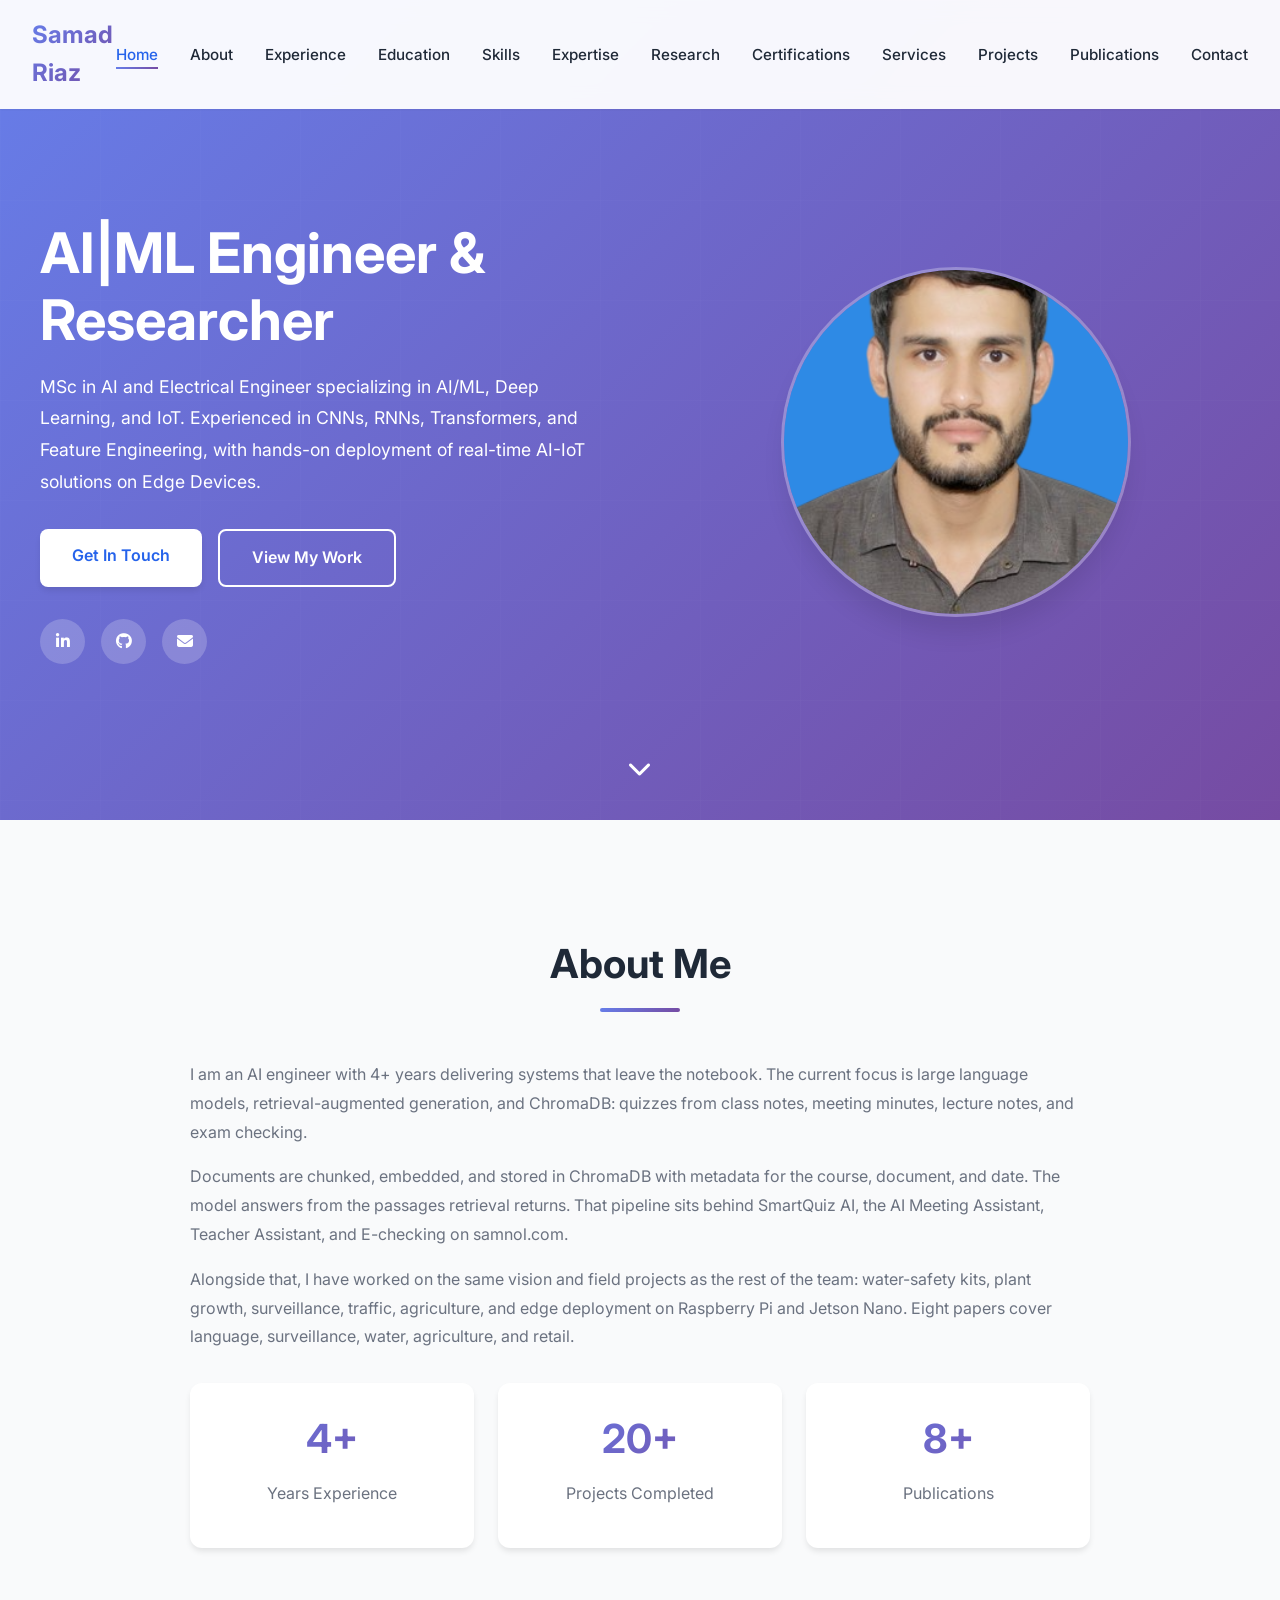
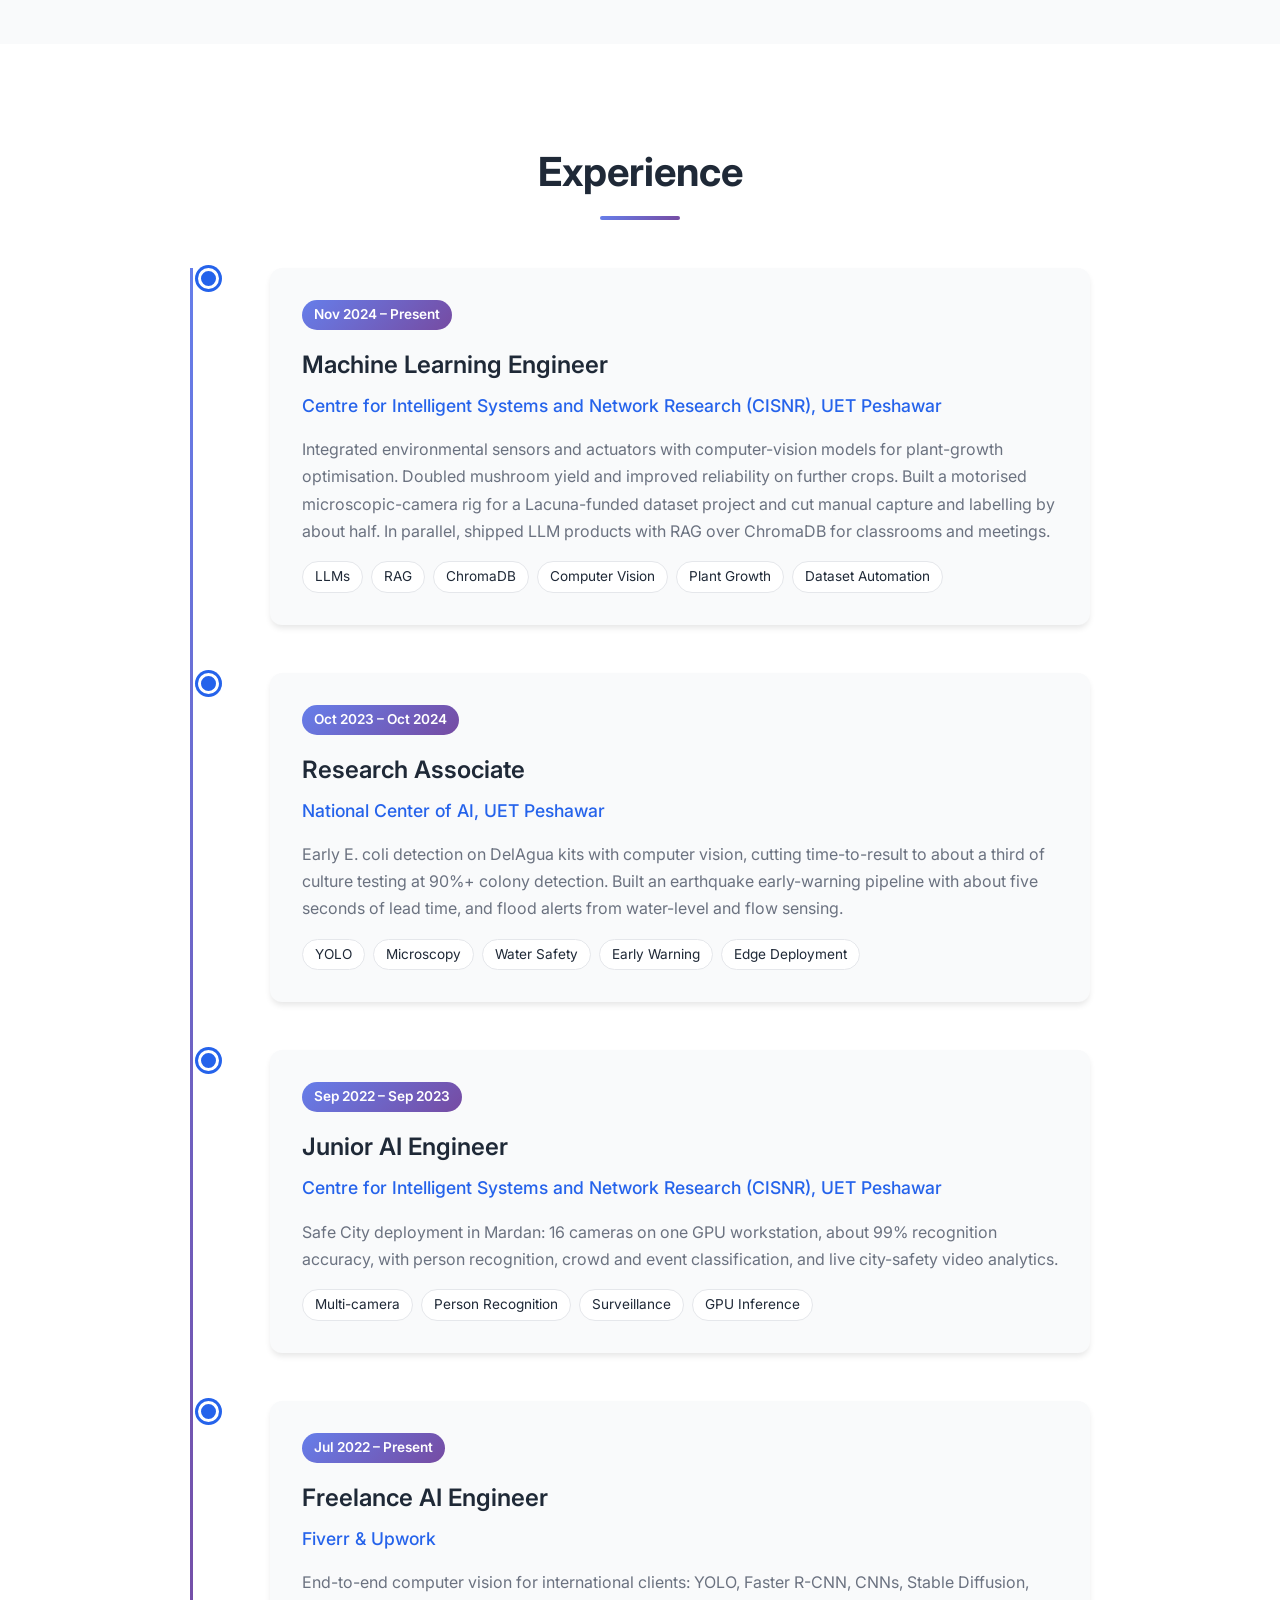
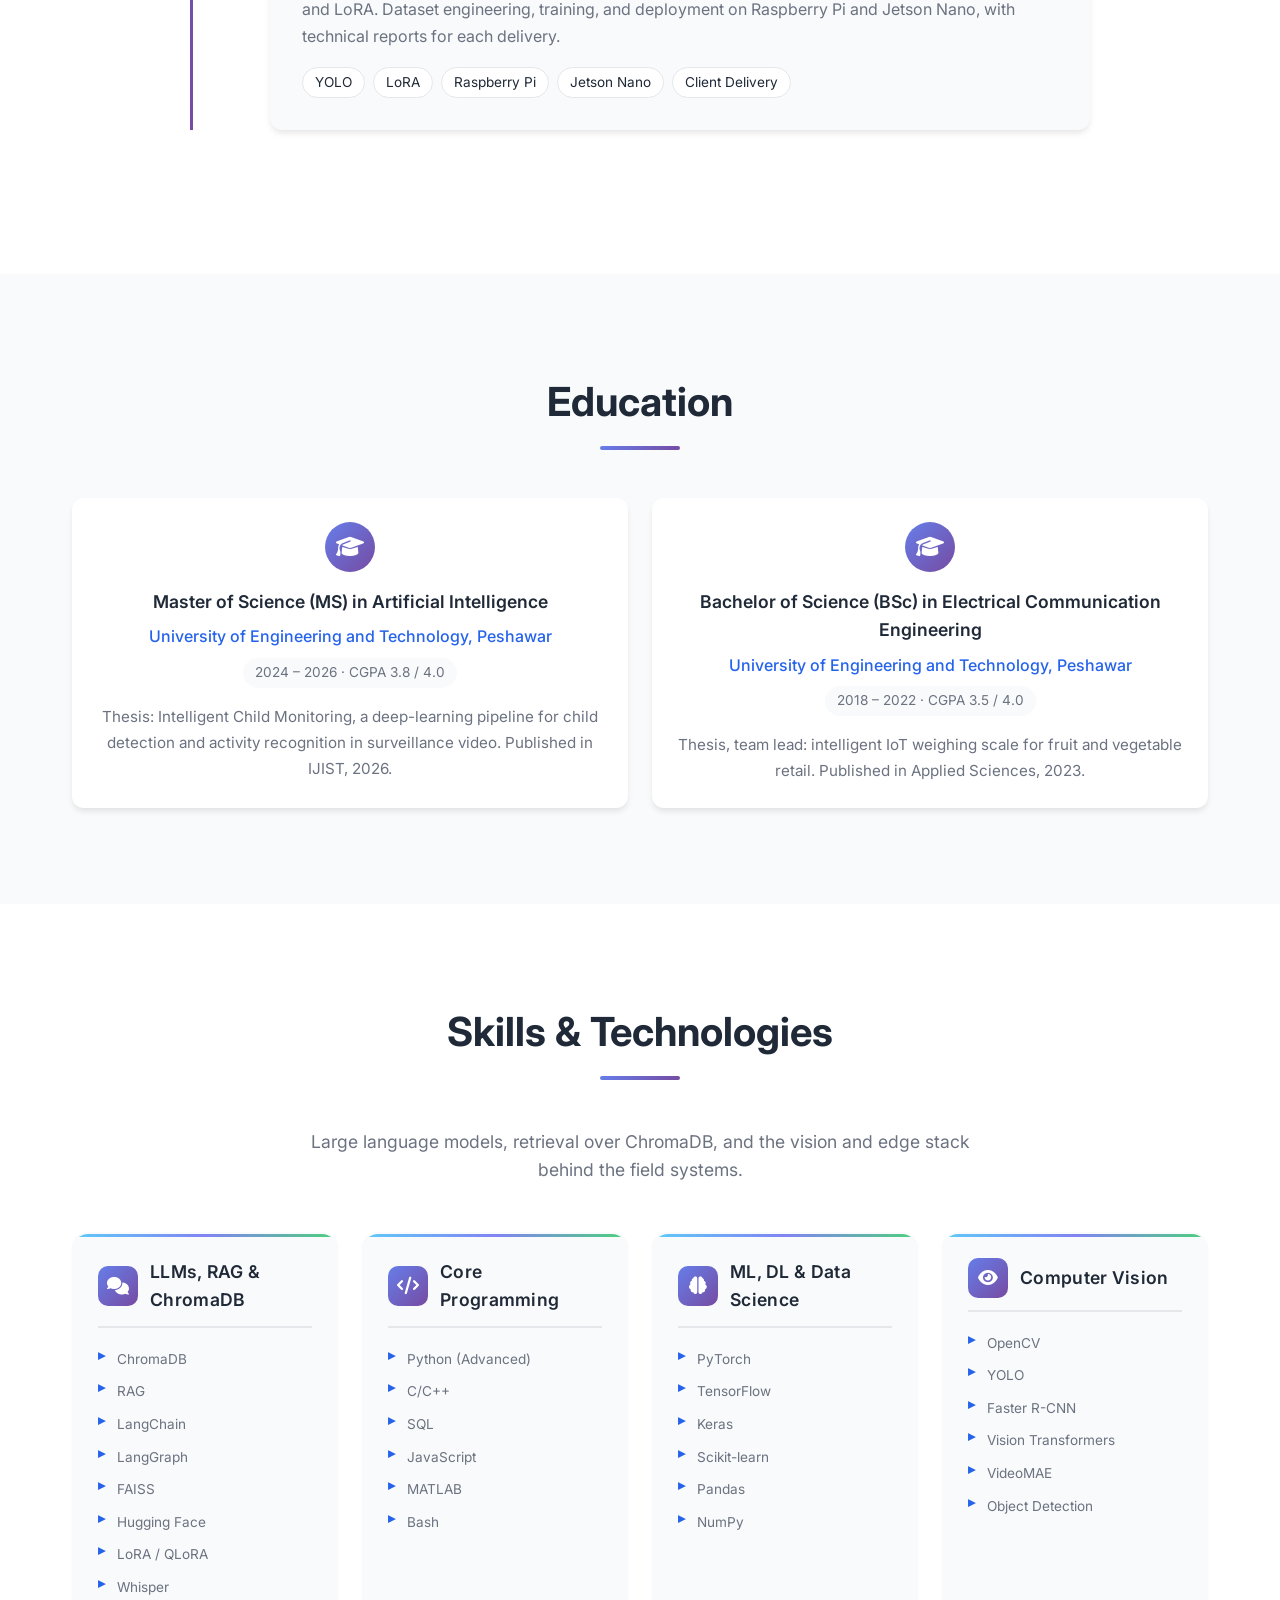
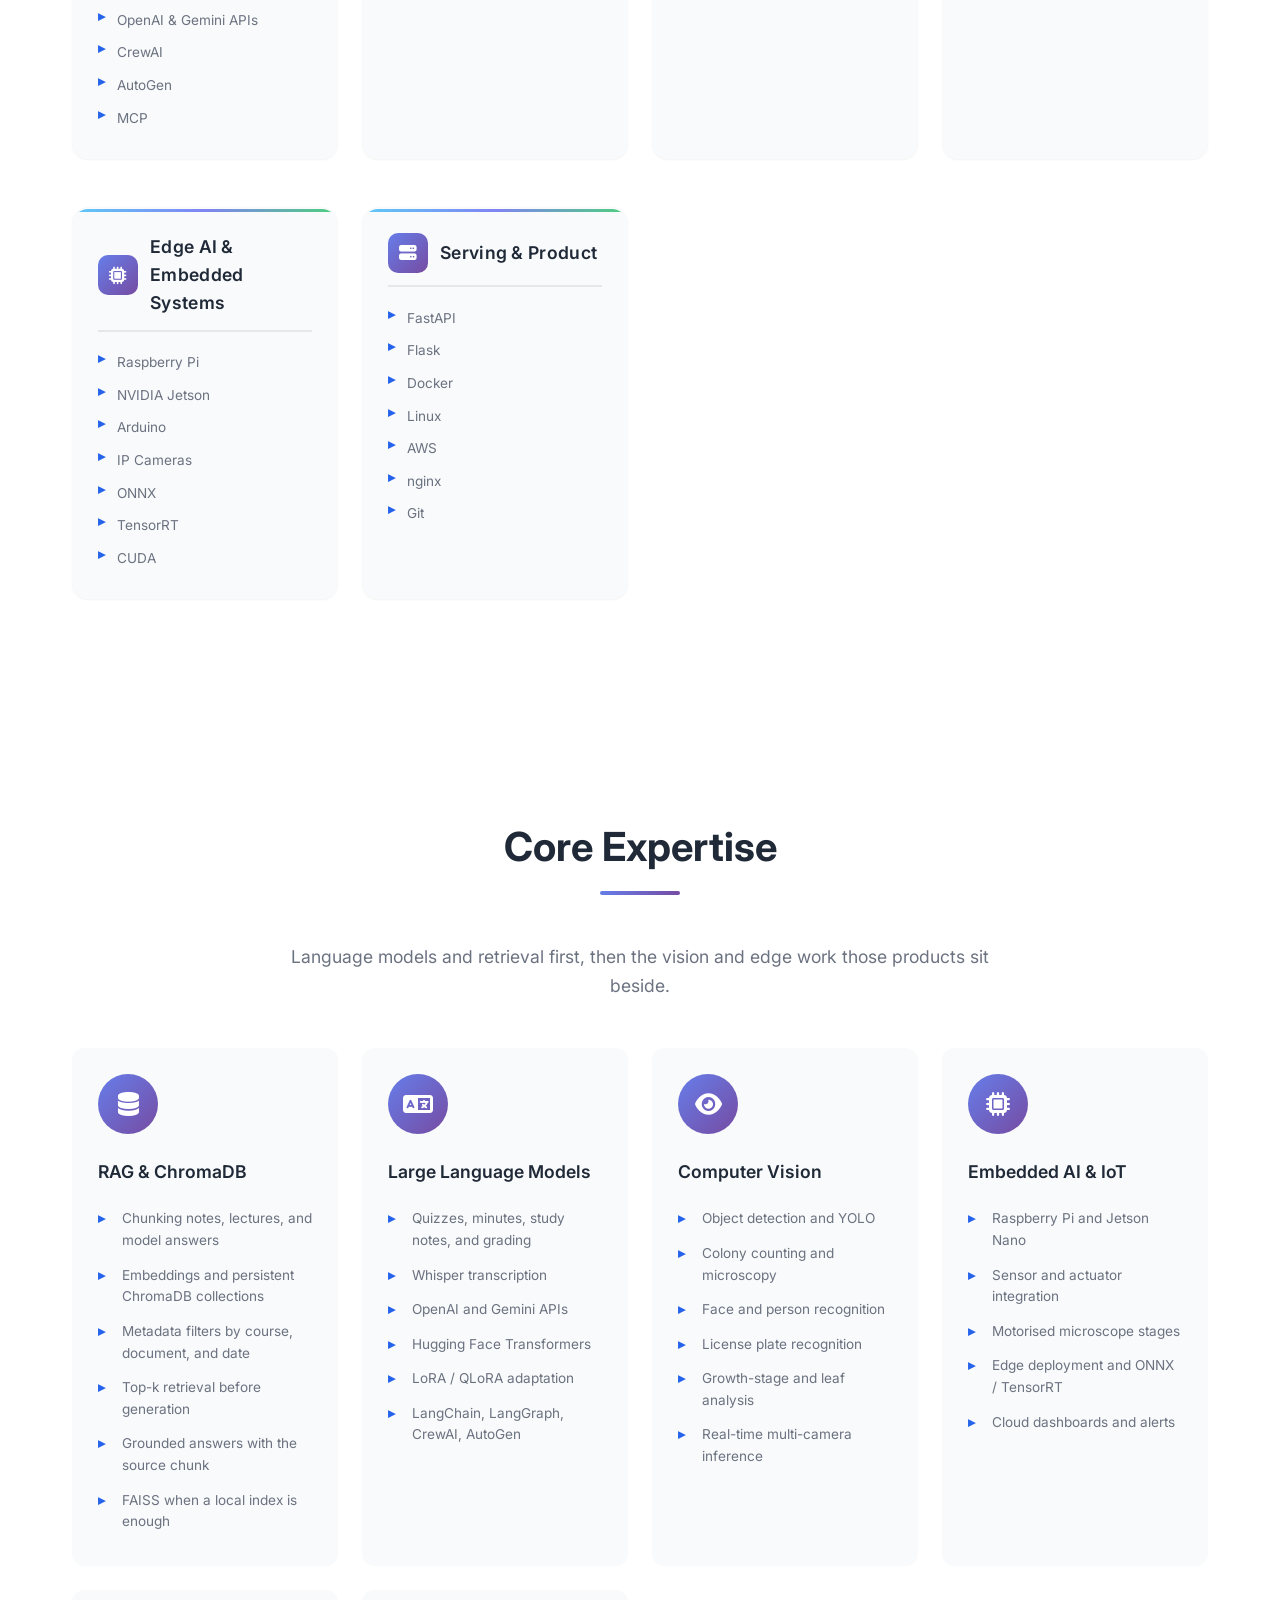
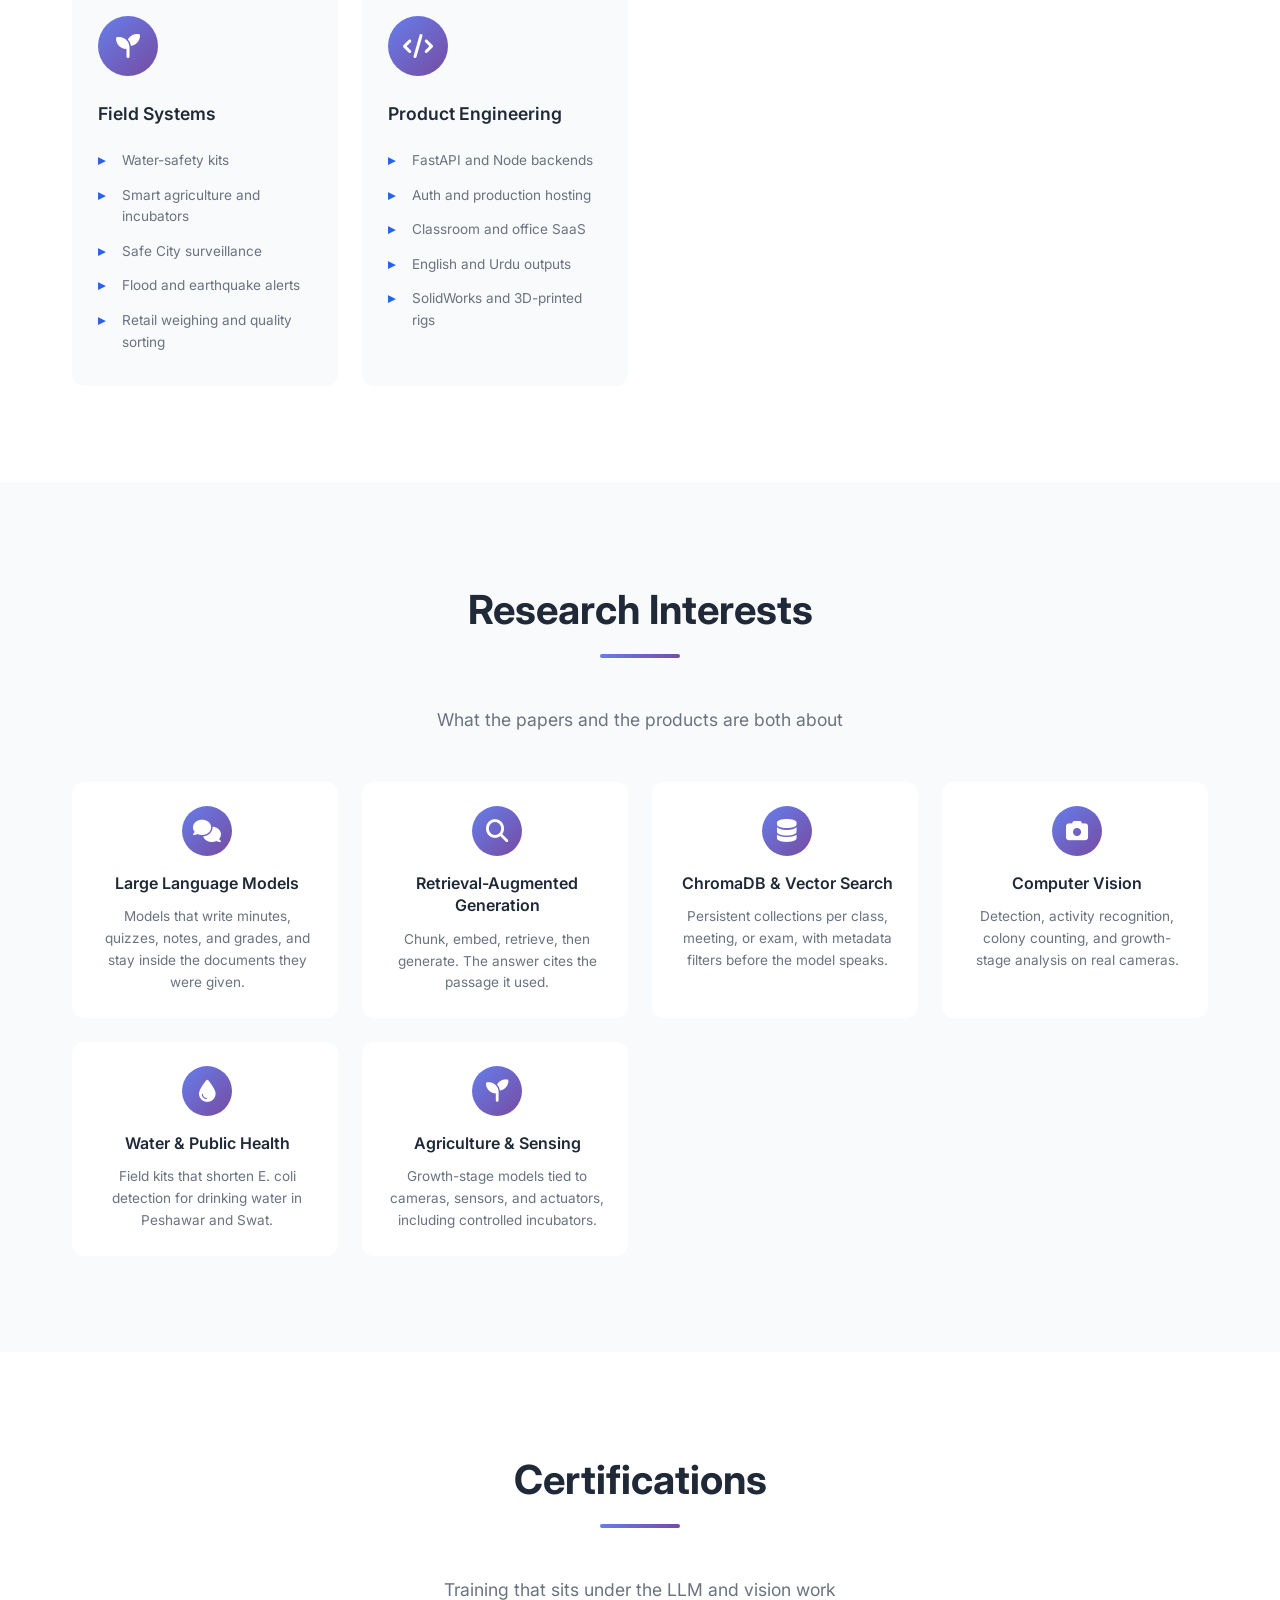
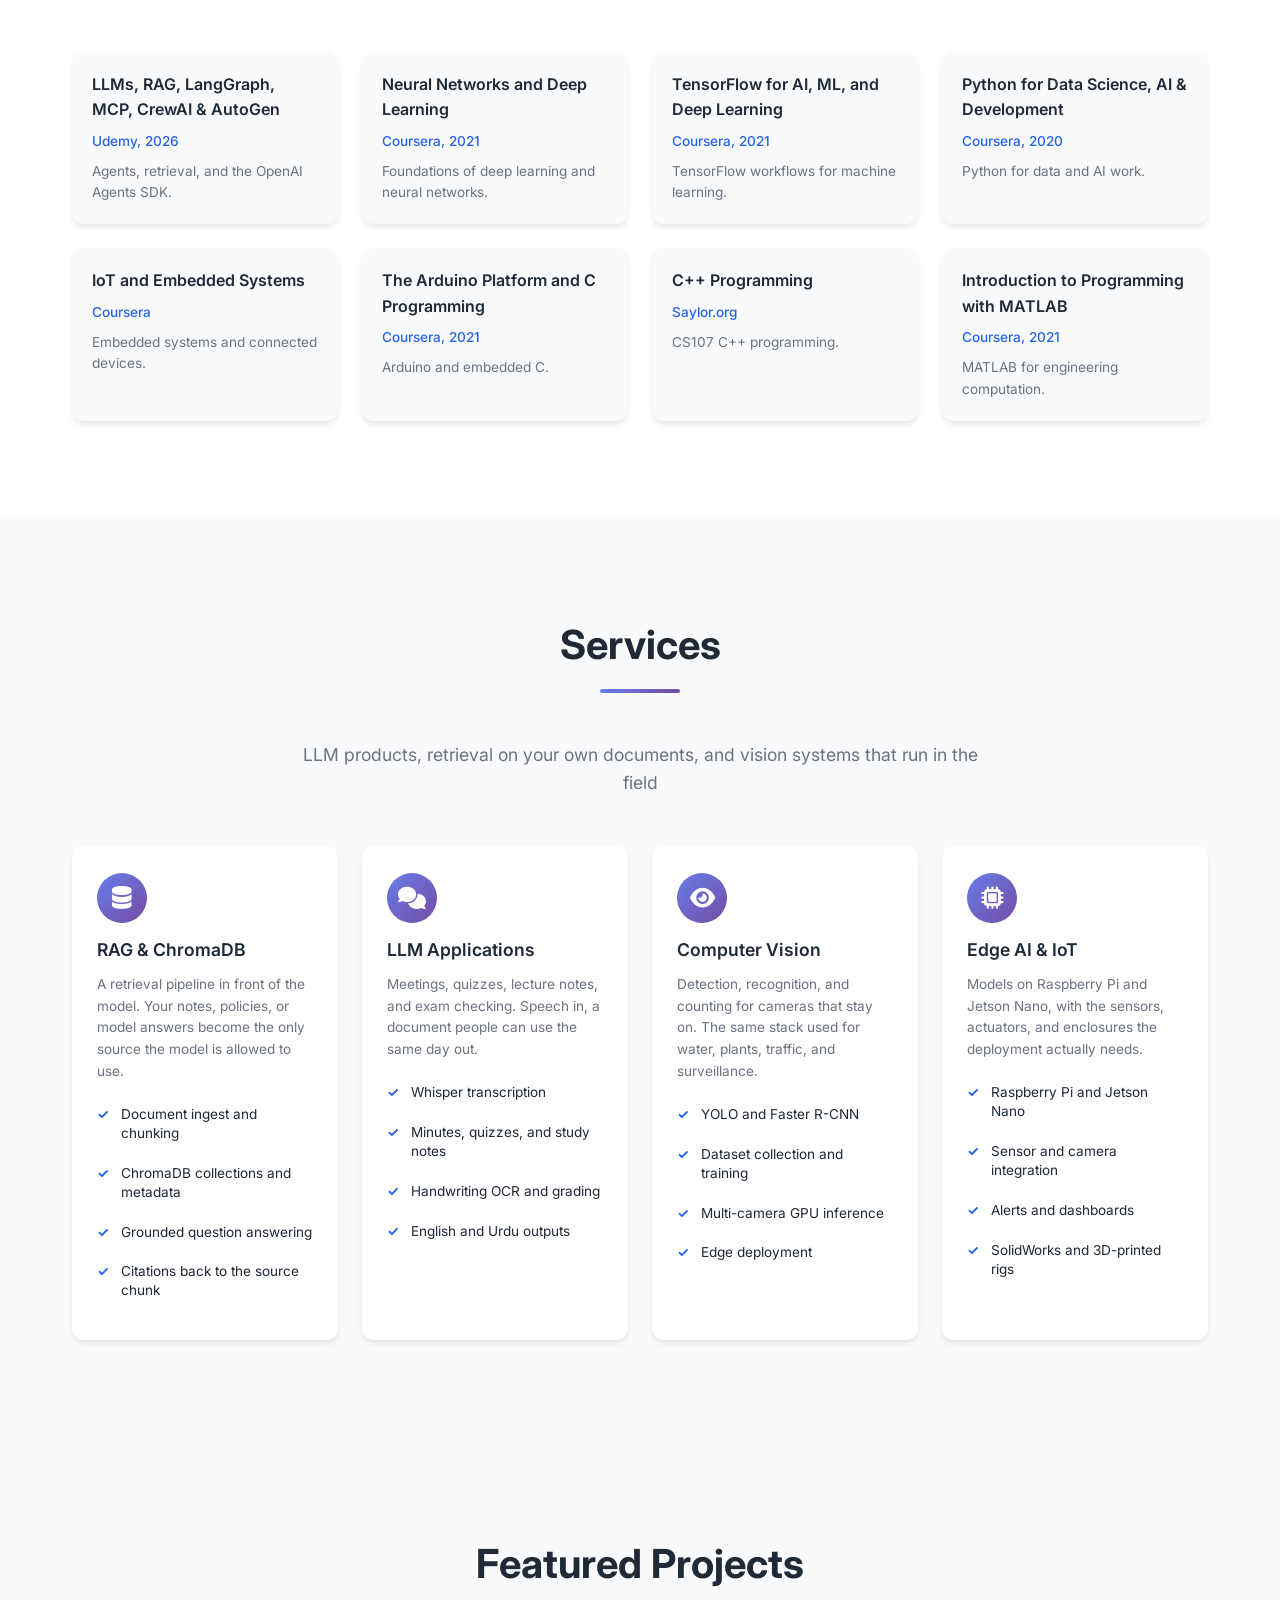
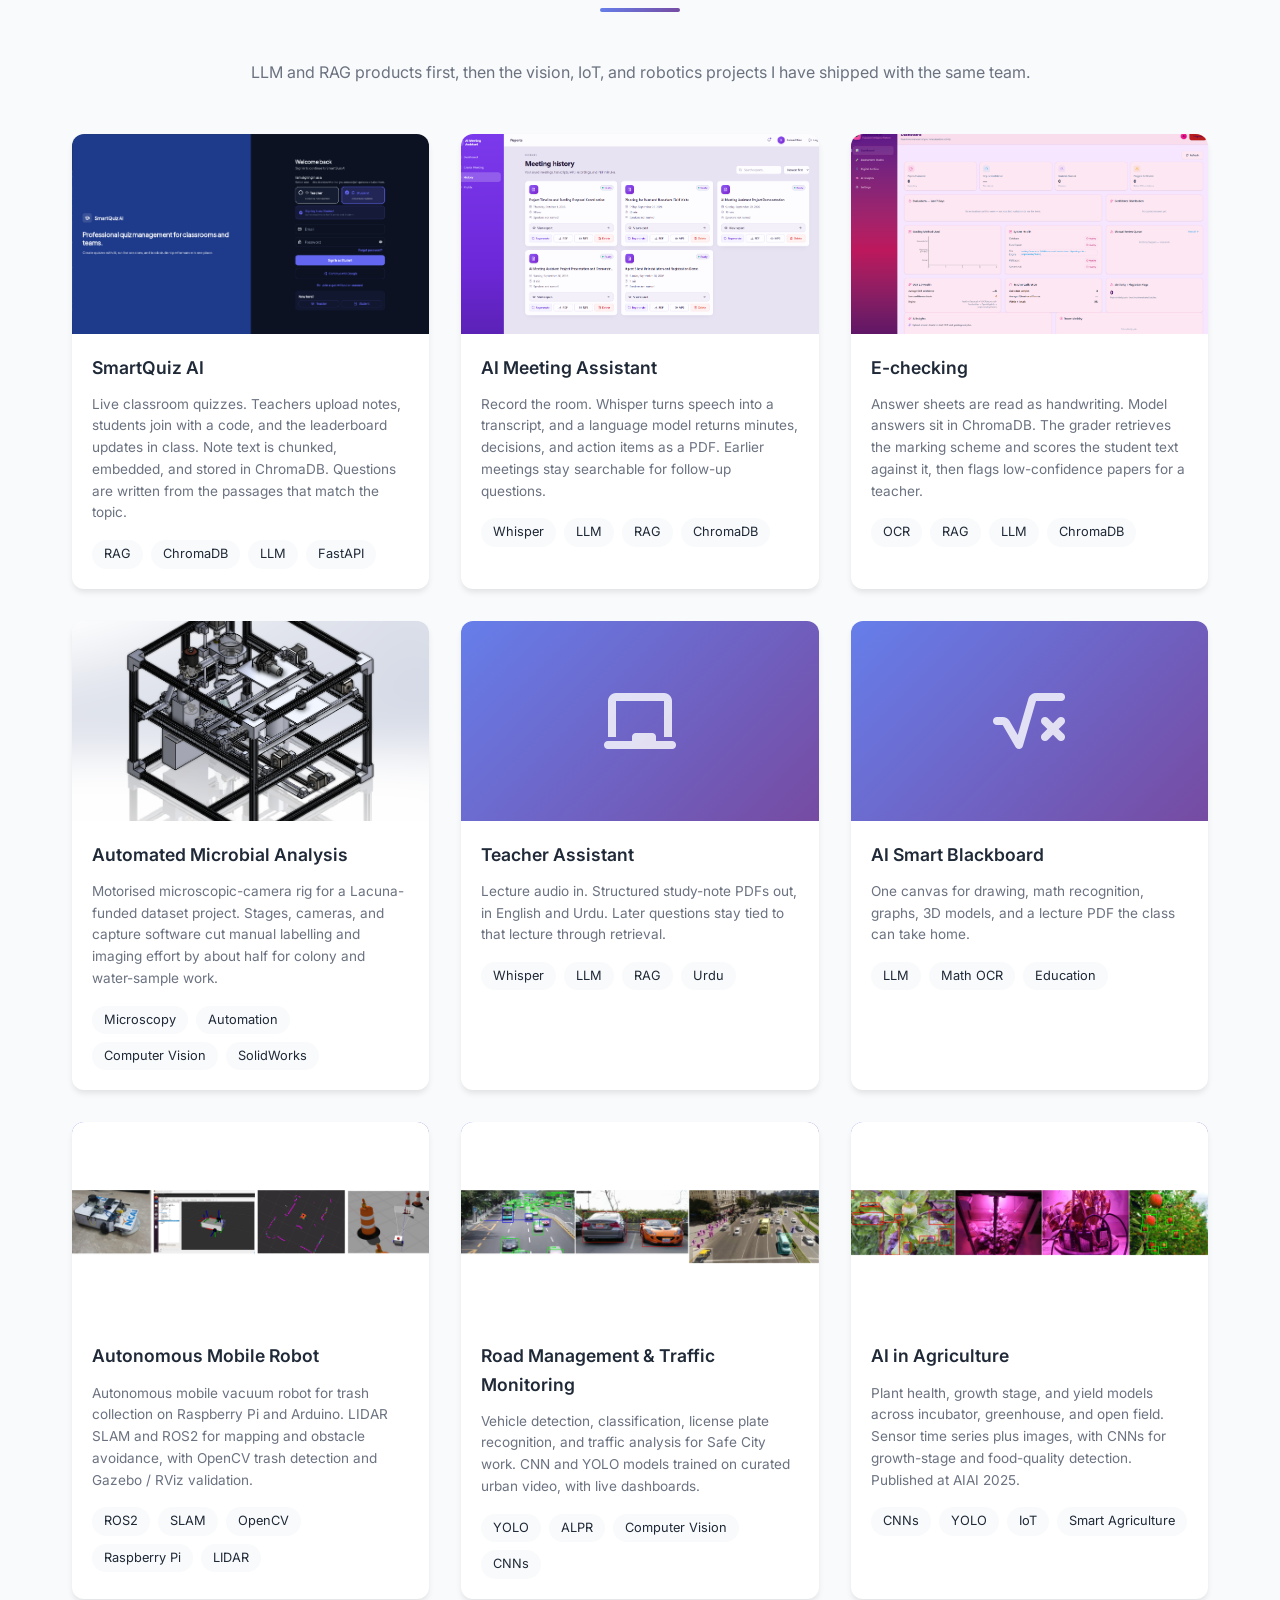
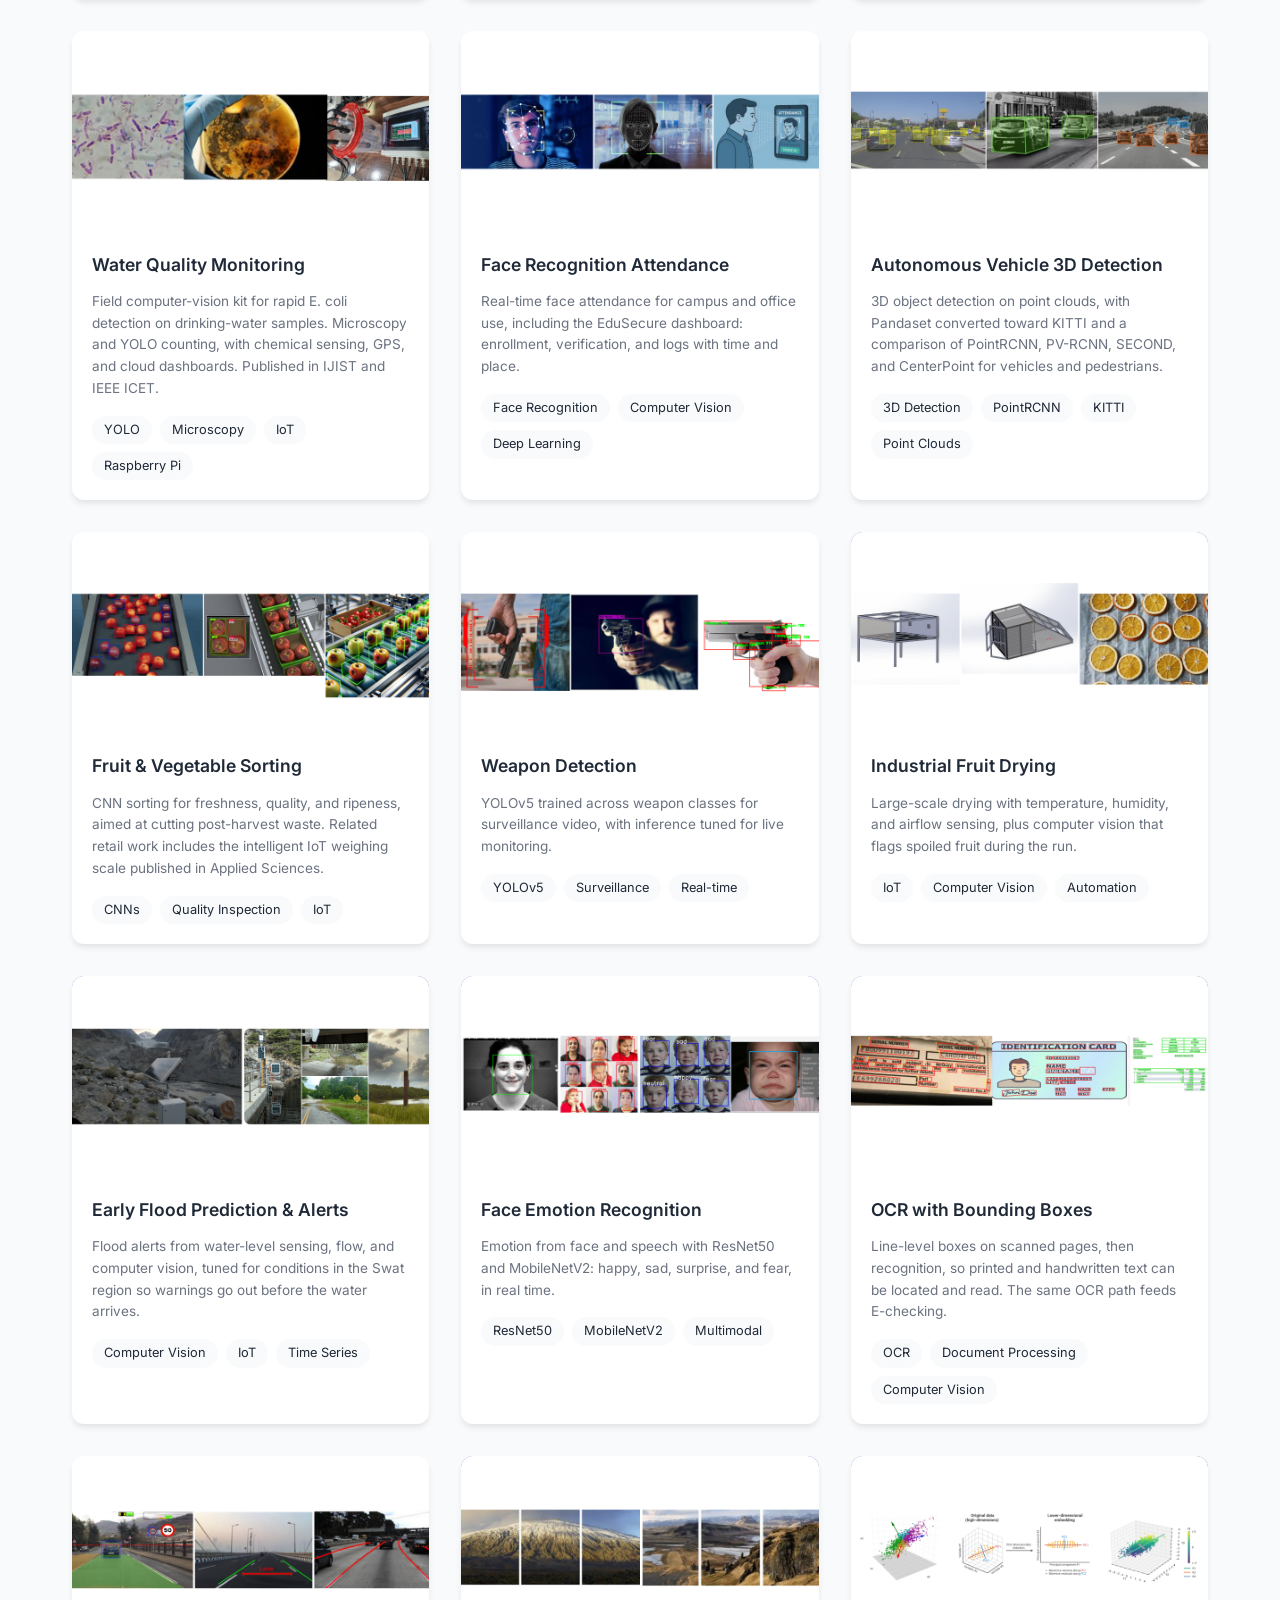
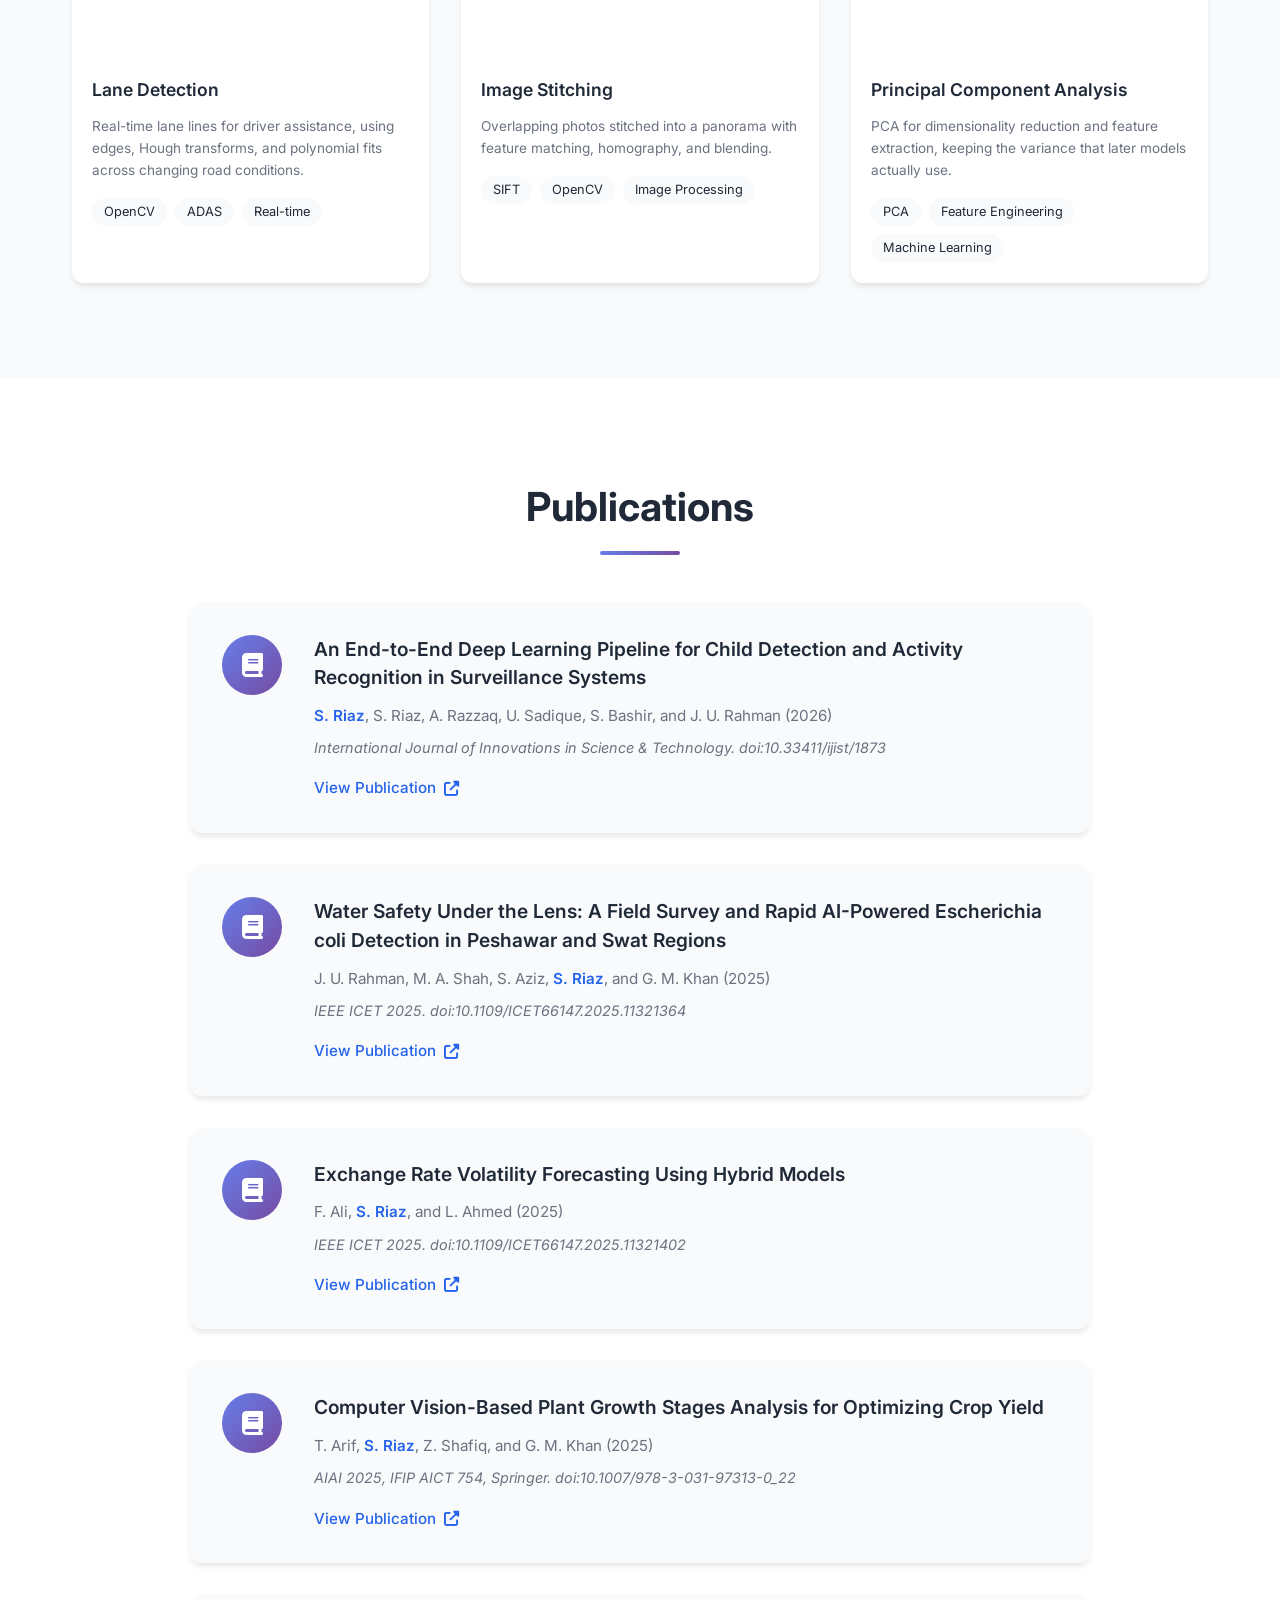
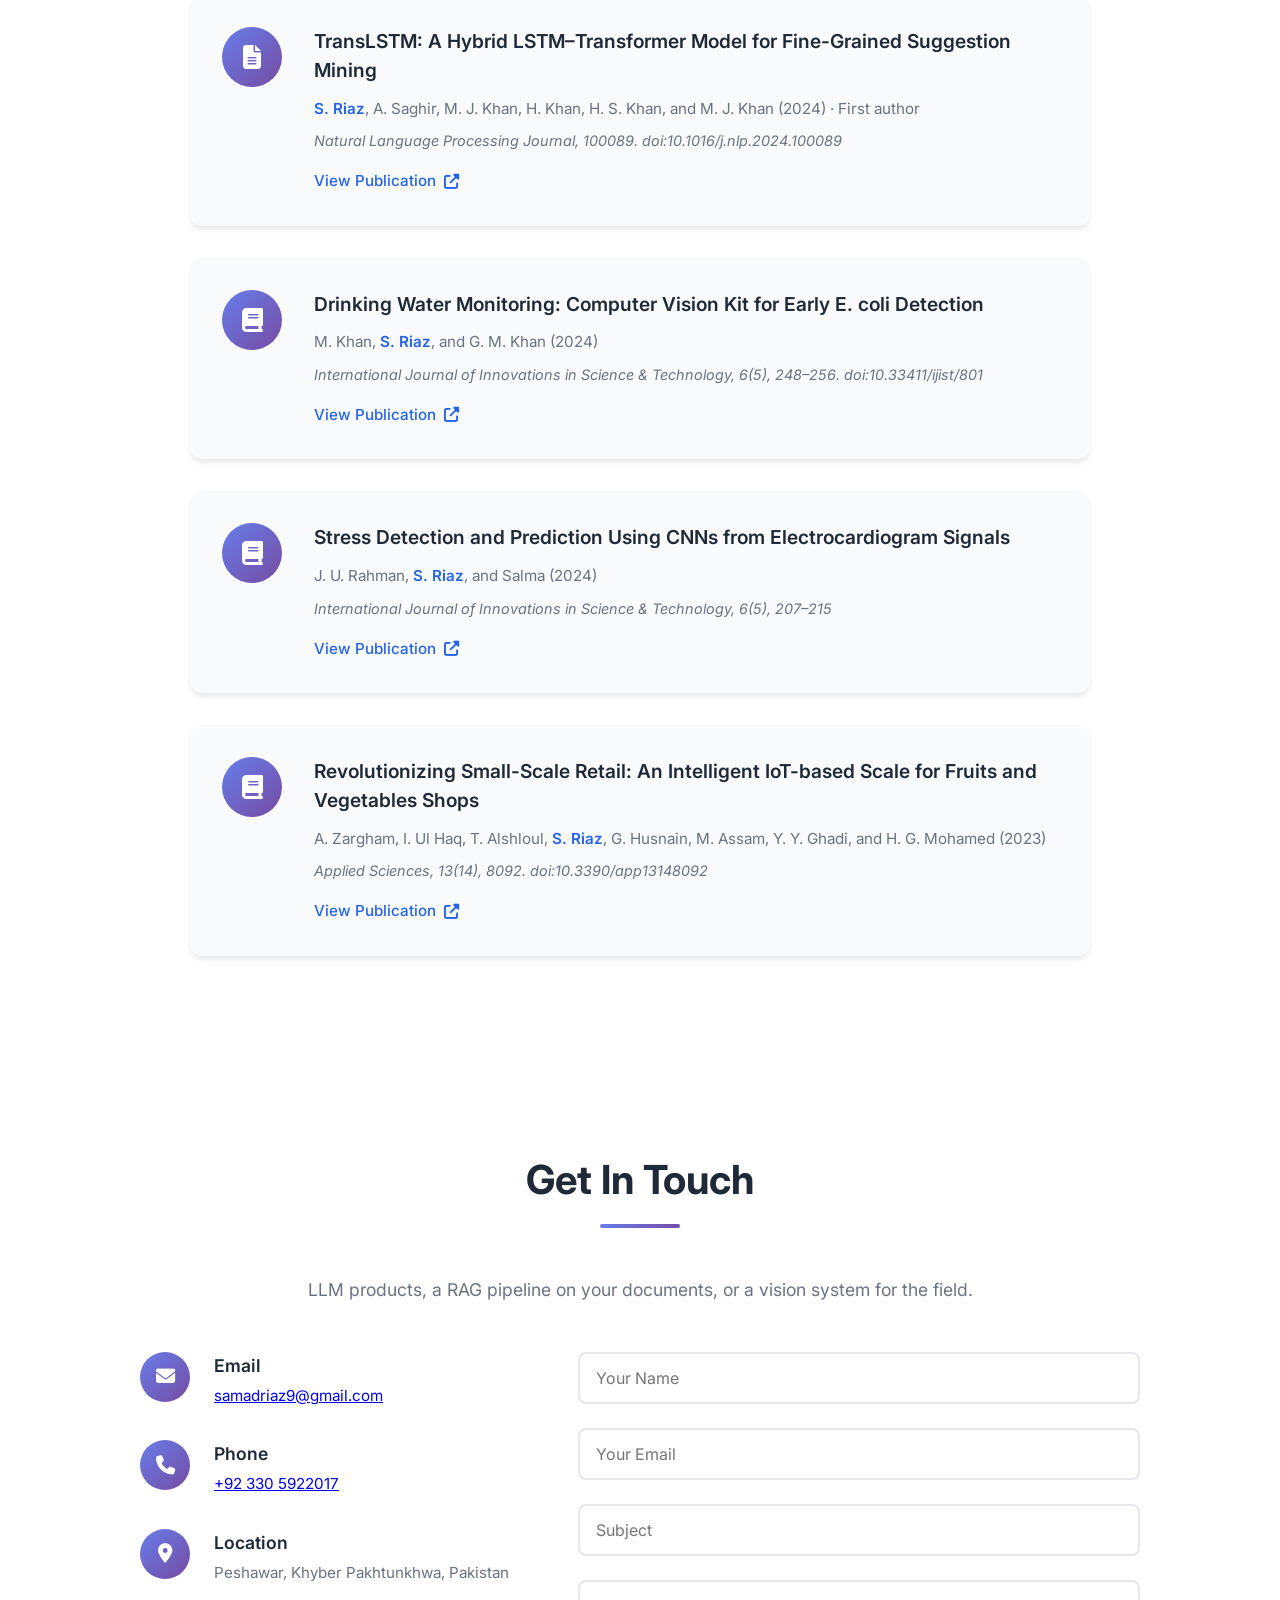
<file: index.html>
<!DOCTYPE html>
<html lang="en">
<head>
    <meta charset="UTF-8">
    <meta name="viewport" content="width=device-width, initial-scale=1.0">
    <title>Samad Riaz | AI Engineer | LLMs, RAG &amp; ChromaDB</title>
    <meta name="description" content="Samad Riaz is an AI engineer building production LLM and RAG systems with ChromaDB, plus computer vision, edge AI, and IoT. Projects, publications, and field systems.">
    <meta name="keywords" content="Samad Riaz, LLM, RAG, ChromaDB, Machine Learning, Computer Vision, Edge AI">
    <meta name="author" content="Samad Riaz">
    <meta property="og:title" content="Samad Riaz | AI Engineer">
    <meta property="og:description" content="LLMs, retrieval-augmented generation, and ChromaDB, with computer vision and edge AI.">
    <meta property="og:image" content="Images/my_pic.png">
    <meta property="og:type" content="website">
    <meta name="twitter:card" content="summary">
    <meta name="twitter:title" content="Samad Riaz | LLMs, RAG &amp; ChromaDB">
    <script type="application/ld+json">
    {
      "@context": "https://schema.org",
      "@type": "Person",
      "name": "Samad Riaz",
      "jobTitle": "AI Engineer",
      "email": "samadriaz9@gmail.com",
      "telephone": "+92-330-5922017",
      "image": "Images/my_pic.png",
      "address": {
        "@type": "PostalAddress",
        "addressLocality": "Peshawar",
        "addressRegion": "Khyber Pakhtunkhwa",
        "addressCountry": "Pakistan"
      },
      "sameAs": [
        "https://www.linkedin.com/in/samad-riaz-261919170",
        "https://github.com/samadriaz9",
        "https://samnol.com/"
      ]
    }
    </script>
    <link rel="stylesheet" href="https://cdnjs.cloudflare.com/ajax/libs/font-awesome/6.4.2/css/all.min.css">
    <link rel="stylesheet" href="index.css">
    <link rel="preconnect" href="https://fonts.googleapis.com">
    <link rel="preconnect" href="https://fonts.gstatic.com" crossorigin>
    <link href="https://fonts.googleapis.com/css2?family=Poppins:wght@300;400;500;600;700&family=Inter:wght@300;400;500;600;700&display=swap" rel="stylesheet">
</head>
<body>
    <header class="header">
        <nav class="navbar">
            <div class="logo">
                <h2 class="logo-heading">Samad Riaz</h2>
            </div>
            <div class="hamburger" id="hamburger">
                <i class="fas fa-bars hamburger-icon"></i>
                <i class="fas fa-times cross-icon"></i>
            </div>
            <div class="menu">
                <ul class="menu-list">
                    <li class="menu-list-items"><a class="links" href="#home">Home</a></li>
                    <li class="menu-list-items"><a class="links" href="#about">About</a></li>
                    <li class="menu-list-items"><a class="links" href="#experience">Experience</a></li>
                    <li class="menu-list-items"><a class="links" href="#education">Education</a></li>
                    <li class="menu-list-items"><a class="links" href="#skills">Skills</a></li>
                    <li class="menu-list-items"><a class="links" href="#expertise">Expertise</a></li>
                    <li class="menu-list-items"><a class="links" href="#research">Research</a></li>
                    <li class="menu-list-items"><a class="links" href="#certifications">Certifications</a></li>
                    <li class="menu-list-items"><a class="links" href="#services">Services</a></li>
                    <li class="menu-list-items"><a class="links" href="#projects">Projects</a></li>
                    <li class="menu-list-items"><a class="links" href="#publications">Publications</a></li>
                    <li class="menu-list-items"><a class="links" href="#contact">Contact</a></li>
                </ul>
            </div>
        </nav>
    </header>

    <section id="home" class="hero">
        <div class="hero-content">
            <div class="hero-text">
                <h1 class="my-heading hero-name">AI|ML Engineer &amp; Researcher</h1>
                <p class="hero-description">MSc in AI and Electrical Engineer specializing in AI/ML, Deep Learning, and IoT. Experienced in CNNs, RNNs, Transformers, and Feature Engineering, with hands-on deployment of real-time AI-IoT solutions on Edge Devices.</p>
                <div class="hero-buttons">
                    <a href="#contact" class="btn common-btn">Get In Touch</a>
                    <a href="#projects" class="btn ghost-btn">View My Work</a>
                </div>
                <div class="social-icons">
                    <a href="https://www.linkedin.com/in/samad-riaz-261919170" class="social-link" aria-label="LinkedIn" target="_blank" rel="noopener noreferrer"><i class="fab fa-linkedin-in"></i></a>
                    <a href="https://github.com/samadriaz9" class="social-link" aria-label="GitHub" target="_blank" rel="noopener noreferrer"><i class="fab fa-github"></i></a>
                    <a href="mailto:samadriaz9@gmail.com" class="social-link" aria-label="Email"><i class="fas fa-envelope"></i></a>
                </div>
            </div>
            <div class="hero-image">
                <div class="image-wrapper">
                    <img src="Images/my_pic.png" alt="Samad Riaz" class="profile-image">
                </div>
            </div>
        </div>
        <div class="scroll-indicator">
            <a href="#about"><i class="fas fa-chevron-down"></i></a>
        </div>
    </section>

    <section id="about" class="about">
        <div class="container">
            <h2 class="section-heading">About Me</h2>
            <div class="about-content">
                <div class="about-text">
                    <p class="lead-para">I am an AI engineer with 4+ years delivering systems that leave the notebook. The current focus is large language models, retrieval-augmented generation, and ChromaDB: quizzes from class notes, meeting minutes, lecture notes, and exam checking.</p>
                    <p>Documents are chunked, embedded, and stored in ChromaDB with metadata for the course, document, and date. The model answers from the passages retrieval returns. That pipeline sits behind SmartQuiz AI, the AI Meeting Assistant, Teacher Assistant, and E-checking on samnol.com.</p>
                    <p>Alongside that, I have worked on the same vision and field projects as the rest of the team: water-safety kits, plant growth, surveillance, traffic, agriculture, and edge deployment on Raspberry Pi and Jetson Nano. Eight papers cover language, surveillance, water, agriculture, and retail.</p>
                    <div class="about-stats">
                        <div class="stat-item">
                            <h3 class="stat-number">4+</h3>
                            <p class="stat-label">Years Experience</p>
                        </div>
                        <div class="stat-item">
                            <h3 class="stat-number">20+</h3>
                            <p class="stat-label">Projects Completed</p>
                        </div>
                        <div class="stat-item">
                            <h3 class="stat-number">8</h3>
                            <p class="stat-label">Publications</p>
                        </div>
                    </div>
                </div>
            </div>
        </div>
    </section>

    <section id="experience" class="experience">
        <div class="container">
            <h2 class="section-heading">Experience</h2>
            <div class="timeline">
                <div class="timeline-item">
                    <div class="timeline-content">
                        <span class="timeline-date">Nov 2024 – Present</span>
                        <h3 class="timeline-title">Machine Learning Engineer</h3>
                        <h4 class="timeline-company">Centre for Intelligent Systems and Network Research (CISNR), UET Peshawar</h4>
                        <p class="timeline-description">Integrated environmental sensors and actuators with computer-vision models for plant-growth optimisation. Doubled mushroom yield and improved reliability on further crops. Built a motorised microscopic-camera rig for a Lacuna-funded dataset project and cut manual capture and labelling by about half. In parallel, shipped LLM products with RAG over ChromaDB for classrooms and meetings.</p>
                        <ul class="timeline-skills">
                            <li>LLMs</li>
                            <li>RAG</li>
                            <li>ChromaDB</li>
                            <li>Computer Vision</li>
                            <li>Plant Growth</li>
                            <li>Dataset Automation</li>
                        </ul>
                    </div>
                </div>
                <div class="timeline-item">
                    <div class="timeline-content">
                        <span class="timeline-date">Oct 2023 – Oct 2024</span>
                        <h3 class="timeline-title">Research Associate</h3>
                        <h4 class="timeline-company">National Center of AI, UET Peshawar</h4>
                        <p class="timeline-description">Early E. coli detection on DelAgua kits with computer vision, cutting time-to-result to about a third of culture testing at 90%+ colony detection. Built an earthquake early-warning pipeline with about five seconds of lead time, and flood alerts from water-level and flow sensing.</p>
                        <ul class="timeline-skills">
                            <li>YOLO</li>
                            <li>Microscopy</li>
                            <li>Water Safety</li>
                            <li>Early Warning</li>
                            <li>Edge Deployment</li>
                        </ul>
                    </div>
                </div>
                <div class="timeline-item">
                    <div class="timeline-content">
                        <span class="timeline-date">Sep 2022 – Sep 2023</span>
                        <h3 class="timeline-title">Junior AI Engineer</h3>
                        <h4 class="timeline-company">Centre for Intelligent Systems and Network Research (CISNR), UET Peshawar</h4>
                        <p class="timeline-description">Safe City deployment in Mardan: 16 cameras on one GPU workstation, about 99% recognition accuracy, with person recognition, crowd and event classification, and live city-safety video analytics.</p>
                        <ul class="timeline-skills">
                            <li>Multi-camera</li>
                            <li>Person Recognition</li>
                            <li>Surveillance</li>
                            <li>GPU Inference</li>
                        </ul>
                    </div>
                </div>
                <div class="timeline-item">
                    <div class="timeline-content">
                        <span class="timeline-date">Jul 2022 – Present</span>
                        <h3 class="timeline-title">Freelance AI Engineer</h3>
                        <h4 class="timeline-company">Fiverr &amp; Upwork</h4>
                        <p class="timeline-description">End-to-end computer vision for international clients: YOLO, Faster R-CNN, CNNs, Stable Diffusion, and LoRA. Dataset engineering, training, and deployment on Raspberry Pi and Jetson Nano, with technical reports for each delivery.</p>
                        <ul class="timeline-skills">
                            <li>YOLO</li>
                            <li>LoRA</li>
                            <li>Raspberry Pi</li>
                            <li>Jetson Nano</li>
                            <li>Client Delivery</li>
                        </ul>
                    </div>
                </div>
            </div>
        </div>
    </section>

    <section id="education" class="education">
        <div class="container">
            <h2 class="section-heading">Education</h2>
            <div class="education-grid">
                <div class="education-card">
                    <div class="education-icon"><i class="fas fa-graduation-cap"></i></div>
                    <h3 class="education-degree">Master of Science (MS) in Artificial Intelligence</h3>
                    <h4 class="education-school">University of Engineering and Technology, Peshawar</h4>
                    <span class="education-year">2024 – 2026 · CGPA 3.8 / 4.0</span>
                    <p class="education-description">Thesis: Intelligent Child Monitoring, a deep-learning pipeline for child detection and activity recognition in surveillance video. Published in IJIST, 2026.</p>
                </div>
                <div class="education-card">
                    <div class="education-icon"><i class="fas fa-graduation-cap"></i></div>
                    <h3 class="education-degree">Bachelor of Science (BSc) in Electrical Communication Engineering</h3>
                    <h4 class="education-school">University of Engineering and Technology, Peshawar</h4>
                    <span class="education-year">2018 – 2022 · CGPA 3.5 / 4.0</span>
                    <p class="education-description">Thesis, team lead: intelligent IoT weighing scale for fruit and vegetable retail. Published in Applied Sciences, 2023.</p>
                </div>
            </div>
        </div>
    </section>

    <section id="skills" class="skills">
        <div class="container">
            <h2 class="section-heading">Skills &amp; Technologies</h2>
            <p class="section-subtitle">Large language models, retrieval over ChromaDB, and the vision and edge stack behind the field systems.</p>
            <div class="skills-categories masonry-grid">
                <div class="skill-category-card">
                    <div class="skill-category-header">
                        <div class="skill-category-icon"><i class="fas fa-comments"></i></div>
                        <h3 class="skill-category-title">LLMs, RAG &amp; ChromaDB</h3>
                    </div>
                    <div class="skill-badges">
                        <span class="skill-badge">ChromaDB</span>
                        <span class="skill-badge">RAG</span>
                        <span class="skill-badge">LangChain</span>
                        <span class="skill-badge">LangGraph</span>
                        <span class="skill-badge">FAISS</span>
                        <span class="skill-badge">Hugging Face</span>
                        <span class="skill-badge">LoRA / QLoRA</span>
                        <span class="skill-badge">Whisper</span>
                        <span class="skill-badge">OpenAI &amp; Gemini APIs</span>
                        <span class="skill-badge">CrewAI</span>
                        <span class="skill-badge">AutoGen</span>
                        <span class="skill-badge">MCP</span>
                    </div>
                </div>
                <div class="skill-category-card">
                    <div class="skill-category-header">
                        <div class="skill-category-icon"><i class="fas fa-code"></i></div>
                        <h3 class="skill-category-title">Core Programming</h3>
                    </div>
                    <div class="skill-badges">
                        <span class="skill-badge">Python (Advanced)</span>
                        <span class="skill-badge">C/C++</span>
                        <span class="skill-badge">SQL</span>
                        <span class="skill-badge">JavaScript</span>
                        <span class="skill-badge">MATLAB</span>
                        <span class="skill-badge">Bash</span>
                    </div>
                </div>
                <div class="skill-category-card">
                    <div class="skill-category-header">
                        <div class="skill-category-icon"><i class="fas fa-brain"></i></div>
                        <h3 class="skill-category-title">ML, DL &amp; Data Science</h3>
                    </div>
                    <div class="skill-badges">
                        <span class="skill-badge">PyTorch</span>
                        <span class="skill-badge">TensorFlow</span>
                        <span class="skill-badge">Keras</span>
                        <span class="skill-badge">Scikit-learn</span>
                        <span class="skill-badge">Pandas</span>
                        <span class="skill-badge">NumPy</span>
                    </div>
                </div>
                <div class="skill-category-card">
                    <div class="skill-category-header">
                        <div class="skill-category-icon"><i class="fas fa-eye"></i></div>
                        <h3 class="skill-category-title">Computer Vision</h3>
                    </div>
                    <div class="skill-badges">
                        <span class="skill-badge">OpenCV</span>
                        <span class="skill-badge">YOLO</span>
                        <span class="skill-badge">Faster R-CNN</span>
                        <span class="skill-badge">Vision Transformers</span>
                        <span class="skill-badge">VideoMAE</span>
                        <span class="skill-badge">Object Detection</span>
                    </div>
                </div>
                <div class="skill-category-card">
                    <div class="skill-category-header">
                        <div class="skill-category-icon"><i class="fas fa-microchip"></i></div>
                        <h3 class="skill-category-title">Edge AI &amp; Embedded Systems</h3>
                    </div>
                    <div class="skill-badges">
                        <span class="skill-badge">Raspberry Pi</span>
                        <span class="skill-badge">NVIDIA Jetson</span>
                        <span class="skill-badge">Arduino</span>
                        <span class="skill-badge">IP Cameras</span>
                        <span class="skill-badge">ONNX</span>
                        <span class="skill-badge">TensorRT</span>
                        <span class="skill-badge">CUDA</span>
                    </div>
                </div>
                <div class="skill-category-card">
                    <div class="skill-category-header">
                        <div class="skill-category-icon"><i class="fas fa-server"></i></div>
                        <h3 class="skill-category-title">Serving &amp; Product</h3>
                    </div>
                    <div class="skill-badges">
                        <span class="skill-badge">FastAPI</span>
                        <span class="skill-badge">Flask</span>
                        <span class="skill-badge">Docker</span>
                        <span class="skill-badge">Linux</span>
                        <span class="skill-badge">AWS</span>
                        <span class="skill-badge">nginx</span>
                        <span class="skill-badge">Git</span>
                    </div>
                </div>
            </div>
        </div>
    </section>

    <section id="expertise" class="expertise">
        <div class="container">
            <h2 class="section-heading">Core Expertise</h2>
            <p class="section-subtitle">Language models and retrieval first, then the vision and edge work those products sit beside.</p>
            <div class="expertise-grid">
                <div class="expertise-card">
                    <div class="expertise-icon"><i class="fas fa-database"></i></div>
                    <h3 class="expertise-title">RAG &amp; ChromaDB</h3>
                    <ul class="expertise-list">
                        <li>Chunking notes, lectures, and model answers</li>
                        <li>Embeddings and persistent ChromaDB collections</li>
                        <li>Metadata filters by course, document, and date</li>
                        <li>Top-k retrieval before generation</li>
                        <li>Grounded answers with the source chunk</li>
                        <li>FAISS when a local index is enough</li>
                    </ul>
                </div>
                <div class="expertise-card">
                    <div class="expertise-icon"><i class="fas fa-language"></i></div>
                    <h3 class="expertise-title">Large Language Models</h3>
                    <ul class="expertise-list">
                        <li>Quizzes, minutes, study notes, and grading</li>
                        <li>Whisper transcription</li>
                        <li>OpenAI and Gemini APIs</li>
                        <li>Hugging Face Transformers</li>
                        <li>LoRA / QLoRA adaptation</li>
                        <li>LangChain, LangGraph, CrewAI, AutoGen</li>
                    </ul>
                </div>
                <div class="expertise-card">
                    <div class="expertise-icon"><i class="fas fa-eye"></i></div>
                    <h3 class="expertise-title">Computer Vision</h3>
                    <ul class="expertise-list">
                        <li>Object detection and YOLO</li>
                        <li>Colony counting and microscopy</li>
                        <li>Face and person recognition</li>
                        <li>License plate recognition</li>
                        <li>Growth-stage and leaf analysis</li>
                        <li>Real-time multi-camera inference</li>
                    </ul>
                </div>
                <div class="expertise-card">
                    <div class="expertise-icon"><i class="fas fa-microchip"></i></div>
                    <h3 class="expertise-title">Embedded AI &amp; IoT</h3>
                    <ul class="expertise-list">
                        <li>Raspberry Pi and Jetson Nano</li>
                        <li>Sensor and actuator integration</li>
                        <li>Motorised microscope stages</li>
                        <li>Edge deployment and ONNX / TensorRT</li>
                        <li>Cloud dashboards and alerts</li>
                    </ul>
                </div>
                <div class="expertise-card">
                    <div class="expertise-icon"><i class="fas fa-seedling"></i></div>
                    <h3 class="expertise-title">Field Systems</h3>
                    <ul class="expertise-list">
                        <li>Water-safety kits</li>
                        <li>Smart agriculture and incubators</li>
                        <li>Safe City surveillance</li>
                        <li>Flood and earthquake alerts</li>
                        <li>Retail weighing and quality sorting</li>
                    </ul>
                </div>
                <div class="expertise-card">
                    <div class="expertise-icon"><i class="fas fa-code"></i></div>
                    <h3 class="expertise-title">Product Engineering</h3>
                    <ul class="expertise-list">
                        <li>FastAPI and Node backends</li>
                        <li>Auth and production hosting</li>
                        <li>Classroom and office SaaS</li>
                        <li>English and Urdu outputs</li>
                        <li>SolidWorks and 3D-printed rigs</li>
                    </ul>
                </div>
            </div>
        </div>
    </section>

    <section id="research" class="research">
        <div class="container">
            <h2 class="section-heading">Research Interests</h2>
            <p class="section-subtitle">What the papers and the products are both about</p>
            <div class="research-grid">
                <div class="research-item">
                    <div class="research-icon"><i class="fas fa-comments"></i></div>
                    <h3 class="research-title">Large Language Models</h3>
                    <p class="research-description">Models that write minutes, quizzes, notes, and grades, and stay inside the documents they were given.</p>
                </div>
                <div class="research-item">
                    <div class="research-icon"><i class="fas fa-search"></i></div>
                    <h3 class="research-title">Retrieval-Augmented Generation</h3>
                    <p class="research-description">Chunk, embed, retrieve, then generate. The answer cites the passage it used.</p>
                </div>
                <div class="research-item">
                    <div class="research-icon"><i class="fas fa-database"></i></div>
                    <h3 class="research-title">ChromaDB &amp; Vector Search</h3>
                    <p class="research-description">Persistent collections per class, meeting, or exam, with metadata filters before the model speaks.</p>
                </div>
                <div class="research-item">
                    <div class="research-icon"><i class="fas fa-camera"></i></div>
                    <h3 class="research-title">Computer Vision</h3>
                    <p class="research-description">Detection, activity recognition, colony counting, and growth-stage analysis on real cameras.</p>
                </div>
                <div class="research-item">
                    <div class="research-icon"><i class="fas fa-tint"></i></div>
                    <h3 class="research-title">Water &amp; Public Health</h3>
                    <p class="research-description">Field kits that shorten E. coli detection for drinking water in Peshawar and Swat.</p>
                </div>
                <div class="research-item">
                    <div class="research-icon"><i class="fas fa-seedling"></i></div>
                    <h3 class="research-title">Agriculture &amp; Sensing</h3>
                    <p class="research-description">Growth-stage models tied to cameras, sensors, and actuators, including controlled incubators.</p>
                </div>
            </div>
        </div>
    </section>

    <section id="certifications" class="certifications">
        <div class="container">
            <h2 class="section-heading">Certifications</h2>
            <p class="section-subtitle">Training that sits under the LLM and vision work</p>
            <div class="certifications-grid compact-certs">
                <div class="certification-card compact">
                    <div class="cert-content">
                        <h3 class="cert-title">LLMs, RAG, LangGraph, MCP, CrewAI &amp; AutoGen</h3>
                        <p class="cert-issuer">Udemy, 2026</p>
                        <p class="cert-description">Agents, retrieval, and the OpenAI Agents SDK.</p>
                    </div>
                </div>
                <div class="certification-card compact">
                    <div class="cert-content">
                        <h3 class="cert-title">Neural Networks and Deep Learning</h3>
                        <p class="cert-issuer">Coursera, 2021</p>
                        <p class="cert-description">Foundations of deep learning and neural networks.</p>
                    </div>
                </div>
                <div class="certification-card compact">
                    <div class="cert-content">
                        <h3 class="cert-title">TensorFlow for AI, ML, and Deep Learning</h3>
                        <p class="cert-issuer">Coursera, 2021</p>
                        <p class="cert-description">TensorFlow workflows for machine learning.</p>
                    </div>
                </div>
                <div class="certification-card compact">
                    <div class="cert-content">
                        <h3 class="cert-title">Python for Data Science, AI &amp; Development</h3>
                        <p class="cert-issuer">Coursera, 2020</p>
                        <p class="cert-description">Python for data and AI work.</p>
                    </div>
                </div>
                <div class="certification-card compact">
                    <div class="cert-content">
                        <h3 class="cert-title">IoT and Embedded Systems</h3>
                        <p class="cert-issuer">Coursera</p>
                        <p class="cert-description">Embedded systems and connected devices.</p>
                    </div>
                </div>
                <div class="certification-card compact">
                    <div class="cert-content">
                        <h3 class="cert-title">The Arduino Platform and C Programming</h3>
                        <p class="cert-issuer">Coursera, 2021</p>
                        <p class="cert-description">Arduino and embedded C.</p>
                    </div>
                </div>
                <div class="certification-card compact">
                    <div class="cert-content">
                        <h3 class="cert-title">C++ Programming</h3>
                        <p class="cert-issuer">Saylor.org</p>
                        <p class="cert-description">CS107 C++ programming.</p>
                    </div>
                </div>
                <div class="certification-card compact">
                    <div class="cert-content">
                        <h3 class="cert-title">Introduction to Programming with MATLAB</h3>
                        <p class="cert-issuer">Coursera, 2021</p>
                        <p class="cert-description">MATLAB for engineering computation.</p>
                    </div>
                </div>
            </div>
        </div>
    </section>

    <section id="services" class="services-section">
        <div class="container">
            <h2 class="section-heading">Services</h2>
            <p class="section-subtitle">LLM products, retrieval on your own documents, and vision systems that run in the field</p>
            <div class="services-grid">
                <div class="service-card">
                    <div class="service-icon"><i class="fas fa-database"></i></div>
                    <h3 class="service-title">RAG &amp; ChromaDB</h3>
                    <p class="service-description">A retrieval pipeline in front of the model. Your notes, policies, or model answers become the only source the model is allowed to use.</p>
                    <ul class="service-features">
                        <li>Document ingest and chunking</li>
                        <li>ChromaDB collections and metadata</li>
                        <li>Grounded question answering</li>
                        <li>Citations back to the source chunk</li>
                    </ul>
                </div>
                <div class="service-card">
                    <div class="service-icon"><i class="fas fa-comments"></i></div>
                    <h3 class="service-title">LLM Applications</h3>
                    <p class="service-description">Meetings, quizzes, lecture notes, and exam checking. Speech in, a document people can use the same day out.</p>
                    <ul class="service-features">
                        <li>Whisper transcription</li>
                        <li>Minutes, quizzes, and study notes</li>
                        <li>Handwriting OCR and grading</li>
                        <li>English and Urdu outputs</li>
                    </ul>
                </div>
                <div class="service-card">
                    <div class="service-icon"><i class="fas fa-eye"></i></div>
                    <h3 class="service-title">Computer Vision</h3>
                    <p class="service-description">Detection, recognition, and counting for cameras that stay on. The same stack used for water, plants, traffic, and surveillance.</p>
                    <ul class="service-features">
                        <li>YOLO and Faster R-CNN</li>
                        <li>Dataset collection and training</li>
                        <li>Multi-camera GPU inference</li>
                        <li>Edge deployment</li>
                    </ul>
                </div>
                <div class="service-card">
                    <div class="service-icon"><i class="fas fa-microchip"></i></div>
                    <h3 class="service-title">Edge AI &amp; IoT</h3>
                    <p class="service-description">Models on Raspberry Pi and Jetson Nano, with the sensors, actuators, and enclosures the deployment actually needs.</p>
                    <ul class="service-features">
                        <li>Raspberry Pi and Jetson Nano</li>
                        <li>Sensor and camera integration</li>
                        <li>Alerts and dashboards</li>
                        <li>SolidWorks and 3D-printed rigs</li>
                    </ul>
                </div>
            </div>
        </div>
    </section>

    <section id="projects" class="projects">
        <div class="container">
            <h2 class="section-heading">Featured Projects</h2>
            <p style="text-align: center; color: var(--text-light); margin-bottom: 3rem;">LLM and RAG products first, then the vision, IoT, and robotics projects I have shipped with the same team.</p>
            <div class="projects-grid">

                <div class="project-card">
                    <div class="project-image">
                        <img src="Images/smart_quiz_ai.png" alt="SmartQuiz AI sign-in for teachers and students" class="project-img">
                    </div>
                    <div class="project-content">
                        <h3 class="project-title">SmartQuiz AI</h3>
                        <p class="project-description">Live classroom quizzes. Teachers upload notes, students join with a code, and the leaderboard updates in class. Note text is chunked, embedded, and stored in ChromaDB. Questions are written from the passages that match the topic.</p>
                        <div class="project-tech">
                            <span class="project-tag">RAG</span>
                            <span class="project-tag">ChromaDB</span>
                            <span class="project-tag">LLM</span>
                            <span class="project-tag">FastAPI</span>
                        </div>
                    </div>
                </div>

                <div class="project-card">
                    <div class="project-image">
                        <img src="Images/AI meeting Assistant.png" alt="AI Meeting Assistant with saved transcripts and PDF minutes" class="project-img">
                    </div>
                    <div class="project-content">
                        <h3 class="project-title">AI Meeting Assistant</h3>
                        <p class="project-description">Record the room. Whisper turns speech into a transcript, and a language model returns minutes, decisions, and action items as a PDF. Earlier meetings stay searchable for follow-up questions.</p>
                        <div class="project-tech">
                            <span class="project-tag">Whisper</span>
                            <span class="project-tag">LLM</span>
                            <span class="project-tag">RAG</span>
                            <span class="project-tag">ChromaDB</span>
                        </div>
                    </div>
                </div>

                <div class="project-card">
                    <div class="project-image">
                        <img src="Images/E_Checking.png" alt="E-checking dashboard for handwriting OCR and grading" class="project-img">
                    </div>
                    <div class="project-content">
                        <h3 class="project-title">E-checking</h3>
                        <p class="project-description">Answer sheets are read as handwriting. Model answers sit in ChromaDB. The grader retrieves the marking scheme and scores the student text against it, then flags low-confidence papers for a teacher.</p>
                        <div class="project-tech">
                            <span class="project-tag">OCR</span>
                            <span class="project-tag">RAG</span>
                            <span class="project-tag">LLM</span>
                            <span class="project-tag">ChromaDB</span>
                        </div>
                    </div>
                </div>

                <div class="project-card">
                    <div class="project-image">
                        <img src="Images/automation_of_microbial_analysis.png" alt="Motorised microscope rig for automated microbial image capture" class="project-img">
                    </div>
                    <div class="project-content">
                        <h3 class="project-title">Automated Microbial Analysis</h3>
                        <p class="project-description">Motorised microscopic-camera rig for a Lacuna-funded dataset project. Stages, cameras, and capture software cut manual labelling and imaging effort by about half for colony and water-sample work.</p>
                        <div class="project-tech">
                            <span class="project-tag">Microscopy</span>
                            <span class="project-tag">Automation</span>
                            <span class="project-tag">Computer Vision</span>
                            <span class="project-tag">SolidWorks</span>
                        </div>
                    </div>
                </div>

                <div class="project-card">
                    <div class="project-image">
                        <div class="project-placeholder"><i class="fas fa-chalkboard"></i></div>
                    </div>
                    <div class="project-content">
                        <h3 class="project-title">Teacher Assistant</h3>
                        <p class="project-description">Lecture audio in. Structured study-note PDFs out, in English and Urdu. Later questions stay tied to that lecture through retrieval.</p>
                        <div class="project-tech">
                            <span class="project-tag">Whisper</span>
                            <span class="project-tag">LLM</span>
                            <span class="project-tag">RAG</span>
                            <span class="project-tag">Urdu</span>
                        </div>
                    </div>
                </div>

                <div class="project-card">
                    <div class="project-image">
                        <div class="project-placeholder"><i class="fas fa-square-root-alt"></i></div>
                    </div>
                    <div class="project-content">
                        <h3 class="project-title">AI Smart Blackboard</h3>
                        <p class="project-description">One canvas for drawing, math recognition, graphs, 3D models, and a lecture PDF the class can take home.</p>
                        <div class="project-tech">
                            <span class="project-tag">LLM</span>
                            <span class="project-tag">Math OCR</span>
                            <span class="project-tag">Education</span>
                        </div>
                    </div>
                </div>

                <div class="project-card">
                    <div class="project-image">
                        <img src="Images/robot_pic.png" alt="Autonomous mobile robot" class="project-img">
                    </div>
                    <div class="project-content">
                        <h3 class="project-title">Autonomous Mobile Robot</h3>
                        <p class="project-description">Autonomous mobile vacuum robot for trash collection on Raspberry Pi and Arduino. LIDAR SLAM and ROS2 for mapping and obstacle avoidance, with OpenCV trash detection and Gazebo / RViz validation.</p>
                        <div class="project-tech">
                            <span class="project-tag">ROS2</span>
                            <span class="project-tag">SLAM</span>
                            <span class="project-tag">OpenCV</span>
                            <span class="project-tag">Raspberry Pi</span>
                            <span class="project-tag">LIDAR</span>
                        </div>
                    </div>
                </div>

                <div class="project-card">
                    <div class="project-image">
                        <img src="Images/rms.png" alt="Road and traffic monitoring" class="project-img">
                    </div>
                    <div class="project-content">
                        <h3 class="project-title">Road Management &amp; Traffic Monitoring</h3>
                        <p class="project-description">Vehicle detection, classification, license plate recognition, and traffic analysis for Safe City work. CNN and YOLO models trained on curated urban video, with live dashboards.</p>
                        <div class="project-tech">
                            <span class="project-tag">YOLO</span>
                            <span class="project-tag">ALPR</span>
                            <span class="project-tag">Computer Vision</span>
                            <span class="project-tag">CNNs</span>
                        </div>
                    </div>
                </div>

                <div class="project-card">
                    <div class="project-image">
                        <img src="Images/plant.png" alt="Plant growth imaging for agriculture" class="project-img">
                    </div>
                    <div class="project-content">
                        <h3 class="project-title">AI in Agriculture</h3>
                        <p class="project-description">Plant health, growth stage, and yield models across incubator, greenhouse, and open field. Sensor time series plus images, with CNNs for growth-stage and food-quality detection. Published at AIAI 2025.</p>
                        <div class="project-tech">
                            <span class="project-tag">CNNs</span>
                            <span class="project-tag">YOLO</span>
                            <span class="project-tag">IoT</span>
                            <span class="project-tag">Smart Agriculture</span>
                        </div>
                    </div>
                </div>

                <div class="project-card">
                    <div class="project-image">
                        <img src="Images/water.png" alt="Water quality monitoring device" class="project-img">
                    </div>
                    <div class="project-content">
                        <h3 class="project-title">Water Quality Monitoring</h3>
                        <p class="project-description">Field computer-vision kit for rapid E. coli detection on drinking-water samples. Microscopy and YOLO counting, with chemical sensing, GPS, and cloud dashboards. Published in IJIST and IEEE ICET.</p>
                        <div class="project-tech">
                            <span class="project-tag">YOLO</span>
                            <span class="project-tag">Microscopy</span>
                            <span class="project-tag">IoT</span>
                            <span class="project-tag">Raspberry Pi</span>
                        </div>
                    </div>
                </div>

                <div class="project-card">
                    <div class="project-image">
                        <img src="Images/attendance system.png" alt="Face recognition attendance" class="project-img">
                    </div>
                    <div class="project-content">
                        <h3 class="project-title">Face Recognition Attendance</h3>
                        <p class="project-description">Real-time face attendance for campus and office use, including the EduSecure dashboard: enrollment, verification, and logs with time and place.</p>
                        <div class="project-tech">
                            <span class="project-tag">Face Recognition</span>
                            <span class="project-tag">Computer Vision</span>
                            <span class="project-tag">Deep Learning</span>
                        </div>
                    </div>
                </div>

                <div class="project-card">
                    <div class="project-image">
                        <img src="Images/3d detection.png" alt="3D object detection for vehicles" class="project-img">
                    </div>
                    <div class="project-content">
                        <h3 class="project-title">Autonomous Vehicle 3D Detection</h3>
                        <p class="project-description">3D object detection on point clouds, with Pandaset converted toward KITTI and a comparison of PointRCNN, PV-RCNN, SECOND, and CenterPoint for vehicles and pedestrians.</p>
                        <div class="project-tech">
                            <span class="project-tag">3D Detection</span>
                            <span class="project-tag">PointRCNN</span>
                            <span class="project-tag">KITTI</span>
                            <span class="project-tag">Point Clouds</span>
                        </div>
                    </div>
                </div>

                <div class="project-card">
                    <div class="project-image">
                        <img src="Images/fruit.png" alt="Fruit and vegetable quality sorting" class="project-img">
                    </div>
                    <div class="project-content">
                        <h3 class="project-title">Fruit &amp; Vegetable Sorting</h3>
                        <p class="project-description">CNN sorting for freshness, quality, and ripeness, aimed at cutting post-harvest waste. Related retail work includes the intelligent IoT weighing scale published in Applied Sciences.</p>
                        <div class="project-tech">
                            <span class="project-tag">CNNs</span>
                            <span class="project-tag">Quality Inspection</span>
                            <span class="project-tag">IoT</span>
                        </div>
                    </div>
                </div>

                <div class="project-card">
                    <div class="project-image">
                        <img src="Images/weapon detection.png" alt="Weapon detection in surveillance video" class="project-img">
                    </div>
                    <div class="project-content">
                        <h3 class="project-title">Weapon Detection</h3>
                        <p class="project-description">YOLOv5 trained across weapon classes for surveillance video, with inference tuned for live monitoring.</p>
                        <div class="project-tech">
                            <span class="project-tag">YOLOv5</span>
                            <span class="project-tag">Surveillance</span>
                            <span class="project-tag">Real-time</span>
                        </div>
                    </div>
                </div>

                <div class="project-card">
                    <div class="project-image">
                        <img src="Images/dryer.png" alt="Industrial fruit drying system" class="project-img">
                    </div>
                    <div class="project-content">
                        <h3 class="project-title">Industrial Fruit Drying</h3>
                        <p class="project-description">Large-scale drying with temperature, humidity, and airflow sensing, plus computer vision that flags spoiled fruit during the run.</p>
                        <div class="project-tech">
                            <span class="project-tag">IoT</span>
                            <span class="project-tag">Computer Vision</span>
                            <span class="project-tag">Automation</span>
                        </div>
                    </div>
                </div>

                <div class="project-card">
                    <div class="project-image">
                        <img src="Images/flood.png" alt="Flood monitoring" class="project-img">
                    </div>
                    <div class="project-content">
                        <h3 class="project-title">Early Flood Prediction &amp; Alerts</h3>
                        <p class="project-description">Flood alerts from water-level sensing, flow, and computer vision, tuned for conditions in the Swat region so warnings go out before the water arrives.</p>
                        <div class="project-tech">
                            <span class="project-tag">Computer Vision</span>
                            <span class="project-tag">IoT</span>
                            <span class="project-tag">Time Series</span>
                        </div>
                    </div>
                </div>

                <div class="project-card">
                    <div class="project-image">
                        <img src="Images/emotion.png" alt="Face emotion recognition" class="project-img">
                    </div>
                    <div class="project-content">
                        <h3 class="project-title">Face Emotion Recognition</h3>
                        <p class="project-description">Emotion from face and speech with ResNet50 and MobileNetV2: happy, sad, surprise, and fear, in real time.</p>
                        <div class="project-tech">
                            <span class="project-tag">ResNet50</span>
                            <span class="project-tag">MobileNetV2</span>
                            <span class="project-tag">Multimodal</span>
                        </div>
                    </div>
                </div>

                <div class="project-card">
                    <div class="project-image">
                        <img src="Images/ocr.png" alt="OCR with bounding boxes" class="project-img">
                    </div>
                    <div class="project-content">
                        <h3 class="project-title">OCR with Bounding Boxes</h3>
                        <p class="project-description">Line-level boxes on scanned pages, then recognition, so printed and handwritten text can be located and read. The same OCR path feeds E-checking.</p>
                        <div class="project-tech">
                            <span class="project-tag">OCR</span>
                            <span class="project-tag">Document Processing</span>
                            <span class="project-tag">Computer Vision</span>
                        </div>
                    </div>
                </div>

                <div class="project-card">
                    <div class="project-image">
                        <img src="Images/lane.png" alt="Lane detection" class="project-img">
                    </div>
                    <div class="project-content">
                        <h3 class="project-title">Lane Detection</h3>
                        <p class="project-description">Real-time lane lines for driver assistance, using edges, Hough transforms, and polynomial fits across changing road conditions.</p>
                        <div class="project-tech">
                            <span class="project-tag">OpenCV</span>
                            <span class="project-tag">ADAS</span>
                            <span class="project-tag">Real-time</span>
                        </div>
                    </div>
                </div>

                <div class="project-card">
                    <div class="project-image">
                        <img src="Images/image-stitching.png" alt="Panoramic image stitching" class="project-img">
                    </div>
                    <div class="project-content">
                        <h3 class="project-title">Image Stitching</h3>
                        <p class="project-description">Overlapping photos stitched into a panorama with feature matching, homography, and blending.</p>
                        <div class="project-tech">
                            <span class="project-tag">SIFT</span>
                            <span class="project-tag">OpenCV</span>
                            <span class="project-tag">Image Processing</span>
                        </div>
                    </div>
                </div>

                <div class="project-card">
                    <div class="project-image">
                        <img src="Images/pca.png" alt="Principal component analysis plot" class="project-img">
                    </div>
                    <div class="project-content">
                        <h3 class="project-title">Principal Component Analysis</h3>
                        <p class="project-description">PCA for dimensionality reduction and feature extraction, keeping the variance that later models actually use.</p>
                        <div class="project-tech">
                            <span class="project-tag">PCA</span>
                            <span class="project-tag">Feature Engineering</span>
                            <span class="project-tag">Machine Learning</span>
                        </div>
                    </div>
                </div>

            </div>
        </div>
    </section>

    <section id="publications" class="publications">
        <div class="container">
            <h2 class="section-heading">Publications</h2>
            <div class="publications-list">
                <div class="publication-item">
                    <div class="publication-icon"><i class="fas fa-book"></i></div>
                    <div class="publication-content">
                        <h3 class="publication-title">An End-to-End Deep Learning Pipeline for Child Detection and Activity Recognition in Surveillance Systems</h3>
                        <p class="publication-authors"><strong>S. Riaz</strong>, S. Riaz, A. Razzaq, U. Sadique, S. Bashir, and J. U. Rahman (2026)</p>
                        <p class="publication-venue">International Journal of Innovations in Science &amp; Technology. doi:10.33411/ijist/1873</p>
                        <a href="https://journal.50sea.com/index.php/IJIST/article/view/1873" class="publication-link" target="_blank" rel="noopener noreferrer">View Publication <i class="fas fa-external-link-alt"></i></a>
                    </div>
                </div>
                <div class="publication-item">
                    <div class="publication-icon"><i class="fas fa-book"></i></div>
                    <div class="publication-content">
                        <h3 class="publication-title">Water Safety Under the Lens: A Field Survey and Rapid AI-Powered Escherichia coli Detection in Peshawar and Swat Regions</h3>
                        <p class="publication-authors">J. U. Rahman, M. A. Shah, S. Aziz, <strong>S. Riaz</strong>, and G. M. Khan (2025)</p>
                        <p class="publication-venue">IEEE ICET 2025. doi:10.1109/ICET66147.2025.11321364</p>
                        <a href="https://doi.org/10.1109/ICET66147.2025.11321364" class="publication-link" target="_blank" rel="noopener noreferrer">View Publication <i class="fas fa-external-link-alt"></i></a>
                    </div>
                </div>
                <div class="publication-item">
                    <div class="publication-icon"><i class="fas fa-book"></i></div>
                    <div class="publication-content">
                        <h3 class="publication-title">Exchange Rate Volatility Forecasting Using Hybrid Models</h3>
                        <p class="publication-authors">F. Ali, <strong>S. Riaz</strong>, and L. Ahmed (2025)</p>
                        <p class="publication-venue">IEEE ICET 2025. doi:10.1109/ICET66147.2025.11321402</p>
                        <a href="https://doi.org/10.1109/ICET66147.2025.11321402" class="publication-link" target="_blank" rel="noopener noreferrer">View Publication <i class="fas fa-external-link-alt"></i></a>
                    </div>
                </div>
                <div class="publication-item">
                    <div class="publication-icon"><i class="fas fa-book"></i></div>
                    <div class="publication-content">
                        <h3 class="publication-title">Computer Vision-Based Plant Growth Stages Analysis for Optimizing Crop Yield</h3>
                        <p class="publication-authors">T. Arif, <strong>S. Riaz</strong>, Z. Shafiq, and G. M. Khan (2025)</p>
                        <p class="publication-venue">AIAI 2025, IFIP AICT 754, Springer. doi:10.1007/978-3-031-97313-0_22</p>
                        <a href="https://doi.org/10.1007/978-3-031-97313-0_22" class="publication-link" target="_blank" rel="noopener noreferrer">View Publication <i class="fas fa-external-link-alt"></i></a>
                    </div>
                </div>
                <div class="publication-item">
                    <div class="publication-icon"><i class="fas fa-file-alt"></i></div>
                    <div class="publication-content">
                        <h3 class="publication-title">TransLSTM: A Hybrid LSTM–Transformer Model for Fine-Grained Suggestion Mining</h3>
                        <p class="publication-authors"><strong>S. Riaz</strong>, A. Saghir, M. J. Khan, H. Khan, H. S. Khan, and M. J. Khan (2024) · First author</p>
                        <p class="publication-venue">Natural Language Processing Journal, 100089. doi:10.1016/j.nlp.2024.100089</p>
                        <a href="https://doi.org/10.1016/j.nlp.2024.100089" class="publication-link" target="_blank" rel="noopener noreferrer">View Publication <i class="fas fa-external-link-alt"></i></a>
                    </div>
                </div>
                <div class="publication-item">
                    <div class="publication-icon"><i class="fas fa-book"></i></div>
                    <div class="publication-content">
                        <h3 class="publication-title">Drinking Water Monitoring: Computer Vision Kit for Early E. coli Detection</h3>
                        <p class="publication-authors">M. Khan, <strong>S. Riaz</strong>, and G. M. Khan (2024)</p>
                        <p class="publication-venue">International Journal of Innovations in Science &amp; Technology, 6(5), 248–256. doi:10.33411/ijist/801</p>
                        <a href="https://journal.50sea.com/index.php/IJIST/article/view/801" class="publication-link" target="_blank" rel="noopener noreferrer">View Publication <i class="fas fa-external-link-alt"></i></a>
                    </div>
                </div>
                <div class="publication-item">
                    <div class="publication-icon"><i class="fas fa-book"></i></div>
                    <div class="publication-content">
                        <h3 class="publication-title">Stress Detection and Prediction Using CNNs from Electrocardiogram Signals</h3>
                        <p class="publication-authors">J. U. Rahman, <strong>S. Riaz</strong>, and Salma (2024)</p>
                        <p class="publication-venue">International Journal of Innovations in Science &amp; Technology, 6(5), 207–215</p>
                        <a href="https://journal.50sea.com/index.php/IJIST/article/view/795" class="publication-link" target="_blank" rel="noopener noreferrer">View Publication <i class="fas fa-external-link-alt"></i></a>
                    </div>
                </div>
                <div class="publication-item">
                    <div class="publication-icon"><i class="fas fa-book"></i></div>
                    <div class="publication-content">
                        <h3 class="publication-title">Revolutionizing Small-Scale Retail: An Intelligent IoT-based Scale for Fruits and Vegetables Shops</h3>
                        <p class="publication-authors">A. Zargham, I. Ul Haq, T. Alshloul, <strong>S. Riaz</strong>, G. Husnain, M. Assam, Y. Y. Ghadi, and H. G. Mohamed (2023)</p>
                        <p class="publication-venue">Applied Sciences, 13(14), 8092. doi:10.3390/app13148092</p>
                        <a href="https://doi.org/10.3390/app13148092" class="publication-link" target="_blank" rel="noopener noreferrer">View Publication <i class="fas fa-external-link-alt"></i></a>
                    </div>
                </div>
            </div>
        </div>
    </section>

    <section id="contact" class="contact">
        <div class="container">
            <h2 class="section-heading">Get In Touch</h2>
            <p class="contact-subtitle">LLM products, a RAG pipeline on your documents, or a vision system for the field.</p>
            <div class="contact-content">
                <div class="contact-info">
                    <div class="contact-item">
                        <div class="contact-icon"><i class="fas fa-envelope"></i></div>
                        <div class="contact-details">
                            <h4>Email</h4>
                            <p><a href="mailto:samadriaz9@gmail.com">samadriaz9@gmail.com</a></p>
                        </div>
                    </div>
                    <div class="contact-item">
                        <div class="contact-icon"><i class="fas fa-phone"></i></div>
                        <div class="contact-details">
                            <h4>Phone</h4>
                            <p><a href="tel:+923305922017">+92 330 5922017</a></p>
                        </div>
                    </div>
                    <div class="contact-item">
                        <div class="contact-icon"><i class="fas fa-map-marker-alt"></i></div>
                        <div class="contact-details">
                            <h4>Location</h4>
                            <p>Peshawar, Khyber Pakhtunkhwa, Pakistan</p>
                        </div>
                    </div>
                    <div class="contact-social">
                        <a href="https://www.linkedin.com/in/samad-riaz-261919170" class="contact-social-link" aria-label="LinkedIn" target="_blank" rel="noopener noreferrer"><i class="fab fa-linkedin-in"></i></a>
                        <a href="https://github.com/samadriaz9" class="contact-social-link" aria-label="GitHub" target="_blank" rel="noopener noreferrer"><i class="fab fa-github"></i></a>
                        <a href="mailto:samadriaz9@gmail.com" class="contact-social-link" aria-label="Email"><i class="fas fa-envelope"></i></a>
                    </div>
                </div>
                <form class="contact-form" id="contactForm">
                    <div class="form-group">
                        <input type="text" name="name" class="form-control" placeholder="Your Name" required>
                    </div>
                    <div class="form-group">
                        <input type="email" name="email" class="form-control" placeholder="Your Email" required>
                    </div>
                    <div class="form-group">
                        <input type="text" name="subject" class="form-control" placeholder="Subject" required>
                    </div>
                    <div class="form-group">
                        <textarea name="message" class="form-control" rows="5" placeholder="Your Message" required></textarea>
                    </div>
                    <button type="submit" class="btn common-btn form-btn">Send Message</button>
                </form>
            </div>
        </div>
    </section>

    <footer class="footer">
        <div class="container">
            <div class="footer-content">
                <p>&copy; <span id="currentYear"></span> Samad Riaz. All rights reserved.</p>
                <div class="footer-social">
                    <a href="https://www.linkedin.com/in/samad-riaz-261919170" class="footer-link" aria-label="LinkedIn" target="_blank" rel="noopener noreferrer"><i class="fab fa-linkedin-in"></i></a>
                    <a href="https://github.com/samadriaz9" class="footer-link" aria-label="GitHub" target="_blank" rel="noopener noreferrer"><i class="fab fa-github"></i></a>
                    <a href="https://samnol.com/" class="footer-link" aria-label="SAMNOL" target="_blank" rel="noopener noreferrer"><i class="fas fa-globe"></i></a>
                </div>
            </div>
        </div>
    </footer>

    <script src="index.js"></script>
</body>
</html>
</file>
<file: index.css>
/* Modern Professional Portfolio CSS */
@import url('https://fonts.googleapis.com/css2?family=Poppins:wght@300;400;500;600;700&family=Inter:wght@300;400;500;600;700&display=swap');
/* Masonry-style flexible grid */
/* Masonry-style flexible grid — WIDER CARDS */
.masonry-grid {
    column-count: 2;        /* Desktop: 2 wide columns */
    column-gap: 2rem;      /* More breathing room */
}

/* Large screens — allow 3 columns only if very wide */
@media (min-width: 1400px) {
    .masonry-grid {
        column-count: 3;
    }
}

/* Tablets */
@media (max-width: 1100px) {
    .masonry-grid {
        column-count: 2;
    }
}

/* Mobile */
@media (max-width: 700px) {
    .masonry-grid {
        column-count: 1;
    }
/* Projects Grid */
.projects-grid {
    display: grid;
    grid-template-columns: repeat(auto-fit, minmax(340px, 1fr));
    gap: 2rem;
}
.certification-card.compact {
    transition: transform 0.2s ease, box-shadow 0.2s ease;
}

.certification-card.compact:hover {
    transform: translateY(-2px);
    box-shadow: 0 6px 16px rgba(0,0,0,0.08);
}

/* Remove underline from ALL certification grid links */
.certifications-grid a {
    text-decoration: none !important;
    color: inherit !important;
}

/* Remove underline from ALL text inside the cards */
.certifications-grid a *,
.certifications-grid a *:hover {
    text-decoration: none !important;
}

.compact-certs .cert-title {
    font-weight: 600;
    color: var(--text-dark); /* or your main text color */
}
/* Project Card */
.project-card {
    background: linear-gradient(145deg, #0b1220, #0f1a2e);
    border-radius: 18px;
    overflow: hidden;
    border: 1px solid rgba(255,255,255,0.05);
    box-shadow: 0 12px 35px rgba(0,0,0,0.25);

    display: flex;
    flex-direction: column;
}

/* Image */
.project-image {
    position: relative;
    height: 190px;
    background: #0b1220;
}

.project-img {
    width: 100%;
    height: 100%;
    object-fit: cover;
}

/* Content */
.project-content {
    padding: 1.4rem 1.5rem 1.6rem;
    display: flex;
    flex-direction: column;
    height: 100%;
}

/* Title */
.project-title {
    font-size: 1.1rem;
    font-weight: 600;
    margin-bottom: 0.5rem;
}

/* Short Description */
.project-description {
    font-size: 0.9rem;
    line-height: 1.55;
    color: #cbd5f5;
    margin-bottom: 0.75rem;
}

/* Highlights (Optional but powerful) */
.project-highlights {
    list-style: none;
    padding: 0;
    margin: 0 0 0.9rem 0;
}

.project-highlights li {
    font-size: 0.82rem;
    color: #dbeafe;
    padding-left: 1.1rem;
    margin-bottom: 0.35rem;
    position: relative;
}

.project-highlights li::before {
    content: "•";
    position: absolute;
    left: 0;
    color: #38bdf8;
    font-weight: 700;
}

/* Tech Tags */
.project-tech {
    margin-top: auto;
    display: flex;
    flex-wrap: wrap;
    gap: 0.4rem;
}

.project-tag {
    background: rgba(99,102,241,0.12);
    color: #c7d2fe;
    border: 1px solid rgba(99,102,241,0.2);
    padding: 0.3rem 0.55rem;
    border-radius: 999px;
    font-size: 0.7rem;
    font-weight: 500;
}}


/* Services Grid */
.services-grid {
    display: grid;
    grid-template-columns: repeat(auto-fit, minmax(320px, 1fr));
    gap: 2rem;
}

/* Service Card */
.service-card {
    background: linear-gradient(145deg, #0b1220, #0f1a2e);
    border-radius: 18px;
    padding: 2rem 1.8rem;
    box-shadow: 0 12px 35px rgba(0,0,0,0.25);
    border: 1px solid rgba(255,255,255,0.05);

    display: flex;
    flex-direction: column;
    height: 100%;
}

/* Icon */
.service-icon {
    width: 52px;
    height: 52px;
    border-radius: 14px;
    background: rgba(56,189,248,0.12);
    color: #38bdf8;
    display: flex;
    align-items: center;
    justify-content: center;
    font-size: 1.4rem;
    margin-bottom: 1rem;
}

/* Title */
.service-title {
    font-size: 1.15rem;
    font-weight: 600;
    margin-bottom: 0.6rem;
    line-height: 1.3;
}

/* Description */
.service-description {
    font-size: 0.95rem;
    line-height: 1.6;
    color: #cbd5f5;
    margin-bottom: 1.2rem;
}

/* Features List */
.service-features {
    list-style: none;
    padding: 0;
    margin: 0;
    margin-top: auto; /* Align bottom */
}

.service-features li {
    font-size: 0.85rem;
    color: #dbeafe;
    padding-left: 1.2rem;
    margin-bottom: 0.5rem;
    position: relative;
    line-height: 1.4;
}

.service-features li::before {
    content: "✓";
    position: absolute;
    left: 0;
    color: #22c55e;
    font-weight: 700;
}
/* Card styling */
.skill-category-card {
    break-inside: avoid;
    margin-bottom: 1.5rem;
    background: linear-gradient(145deg, #0b1220, #0f1a2e);
    border-radius: 18px;
    padding: 1.6rem;
    border: 1px solid rgba(255,255,255,0.05);
    box-shadow: 0 12px 35px rgba(0,0,0,0.25);
    position: relative;
    overflow: hidden;
}

/* Subtle top accent */
.skill-category-card::before {
    content: "";
    position: absolute;
    top: 0;
    left: 0;
    height: 3px;
    width: 100%;
    background: linear-gradient(90deg, #38bdf8, #6366f1, #22c55e);
    opacity: 0.8;
}

/* Header */
.skill-category-header {
    display: flex;
    align-items: center;
    gap: 0.75rem;
    margin-bottom: 1rem;
}

.skill-category-icon {
    width: 42px;
    height: 42px;
    border-radius: 12px;
    background: rgba(56, 189, 248, 0.12);
    display: flex;
    align-items: center;
    justify-content: center;
    color: #38bdf8;
    font-size: 1.1rem;
}

.skill-category-title {
    font-size: 1.05rem;
    font-weight: 600;
    letter-spacing: 0.3px;
}

/* Badges */
.skill-badges {
    display: flex;
    flex-wrap: wrap;
    gap: 0.5rem;
}

.skill-badge {
    background: rgba(99, 102, 241, 0.12);
    color: #c7d2fe;
    padding: 0.35rem 0.65rem;
    border-radius: 999px;
    font-size: 0.75rem;
    font-weight: 500;
    border: 1px solid rgba(99, 102, 241, 0.2);
    transition: all 0.2s ease;
}

.skill-badge:hover {
    background: rgba(56, 189, 248, 0.2);
    color: #e0f2fe;
    transform: translateY(-2px);
}
:root {
    --primary-color: #2563eb;
    --primary-dark: #1e40af;
    --secondary-color: #7c3aed;
    --accent-color: #06b6d4;
    --text-dark: #1f2937;
    --text-light: #6b7280;
    --bg-light: #f9fafb;
    --bg-white: #ffffff;
    --gradient-1: linear-gradient(135deg, #667eea 0%, #764ba2 100%);
    --gradient-2: linear-gradient(135deg, #f093fb 0%, #f5576c 100%);
    --gradient-3: linear-gradient(135deg, #4facfe 0%, #00f2fe 100%);
    --gradient-hero: linear-gradient(135deg, #667eea 0%, #764ba2 100%);
    --shadow-sm: 0 1px 2px 0 rgba(0, 0, 0, 0.05);
    --shadow-md: 0 4px 6px -1px rgba(0, 0, 0, 0.1);
    --shadow-lg: 0 10px 15px -3px rgba(0, 0, 0, 0.1);
    --shadow-xl: 0 20px 25px -5px rgba(0, 0, 0, 0.1);
}

* {
    margin: 0;
    padding: 0;
    box-sizing: border-box;
}

html {
    scroll-behavior: smooth;
}

body {
    font-family: 'Inter', 'Poppins', sans-serif;
    line-height: 1.6;
    color: var(--text-dark);
    background-color: var(--bg-white);
    overflow-x: hidden;
}

.container {
    max-width: 1200px;
    margin: 0 auto;
    padding: 0 2rem;
}

/* Navigation */
.header {
    position: fixed;
    top: 0;
    width: 100%;
    background: rgba(255, 255, 255, 0.95);
    backdrop-filter: blur(10px);
    box-shadow: var(--shadow-sm);
    z-index: 1000;
    transition: all 0.3s ease;
}

.navbar {
    display: flex;
    align-items: center;
    justify-content: space-between;
    padding: 1rem 2rem;
    max-width: 1400px;
    margin: 0 auto;
}

.logo-heading {
    font-size: 1.5rem;
    font-weight: 700;
    background: var(--gradient-1);
    -webkit-background-clip: text;
    -webkit-text-fill-color: transparent;
    background-clip: text;
}

.menu-list {
    display: flex;
    list-style: none;
    gap: 2rem;
}

.menu-list-items .links {
    text-decoration: none;
    color: var(--text-dark);
    font-weight: 500;
    font-size: 0.95rem;
    position: relative;
    transition: color 0.3s ease;
}

.menu-list-items .links::after {
    content: '';
    position: absolute;
    bottom: -5px;
    left: 0;
    width: 0;
    height: 2px;
    background: var(--gradient-1);
    transition: width 0.3s ease;
}

.menu-list-items .links:hover {
    color: var(--primary-color);
}

.menu-list-items .links:hover::after {
    width: 100%;
}

/* Active nav link */
.menu-list-items .links.active {
    color: var(--primary-color);
}

.menu-list-items .links.active::after {
    width: 100%;
}

.hamburger {
    display: none;
    cursor: pointer;
    font-size: 1.5rem;
    color: var(--text-dark);
}

.cross-icon {
    display: none;
}

/* Hero Section */
.hero {
    /* Reduce effective hero height so it doesn't visually cover the next section */
    min-height: calc(100vh - 80px);
    display: flex;
    align-items: center;
    justify-content: center;
    /* Extra top padding to clear the fixed header and avoid overlap with About */
    padding: 7rem 2rem 3rem;
    background: linear-gradient(135deg, #667eea 0%, #764ba2 100%);
    position: relative;
    overflow: hidden;
}

.hero::before {
    content: '';
    position: absolute;
    top: 0;
    left: 0;
    right: 0;
    bottom: 0;
    background: url('data:image/svg+xml,<svg width="100" height="100" xmlns="http://www.w3.org/2000/svg"><defs><pattern id="grid" width="100" height="100" patternUnits="userSpaceOnUse"><path d="M 100 0 L 0 0 0 100" fill="none" stroke="rgba(255,255,255,0.1)" stroke-width="1"/></pattern></defs><rect width="100%" height="100%" fill="url(%23grid)"/></svg>');
    opacity: 0.3;
}

.hero-content {
    max-width: 1200px;
    margin: 0 auto;
    display: grid;
    grid-template-columns: 1fr 1fr;
    gap: 4rem;
    align-items: center;
    position: relative;
    z-index: 1;
}

.hero-text {
    color: white;
}

.greet-heading {
    font-size: 1.2rem;
    font-weight: 400;
    margin-bottom: 0.5rem;
    opacity: 0.9;
}

.hero-name {
    font-size: 3.5rem;
    font-weight: 700;
    margin-bottom: 1rem;
    line-height: 1.2;
    animation: fadeInUp 0.8s ease;
}

.hero-title {
    font-size: 1.8rem;
    font-weight: 500;
    margin-bottom: 1.5rem;
    opacity: 0.95;
    animation: fadeInUp 0.8s ease 0.2s both;
}

.hero-description {
    font-size: 1.1rem;
    line-height: 1.8;
    margin-bottom: 2rem;
    opacity: 0.9;
    animation: fadeInUp 0.8s ease 0.4s both;
}

.hero-buttons {
    display: flex;
    gap: 1rem;
    margin-bottom: 2rem;
    animation: fadeInUp 0.8s ease 0.6s both;
}

.hero-image {
    display: flex;
    justify-content: center;
    align-items: center;
    animation: fadeInRight 1s ease 0.8s both;
}

.image-wrapper {
    width: 350px;
    height: 350px;
    border-radius: 50%;
    background: rgba(255, 255, 255, 0.1);
    backdrop-filter: blur(10px);
    display: flex;
    align-items: center;
    justify-content: center;
    border: 3px solid rgba(255, 255, 255, 0.2);
    box-shadow: var(--shadow-xl);
}

.profile-image {
    width: 100%;
    height: 100%;
    object-fit: cover;
    border-radius: 50%;
}

.profile-placeholder {
    font-size: 8rem;
    color: rgba(255, 255, 255, 0.8);
    display: flex;
    align-items: center;
    justify-content: center;
}

.social-icons {
    display: flex;
    gap: 1rem;
    animation: fadeInUp 0.8s ease 0.8s both;
}

.social-link {
    width: 45px;
    height: 45px;
    border-radius: 50%;
    background: rgba(255, 255, 255, 0.2);
    display: flex;
    align-items: center;
    justify-content: center;
    color: white;
    text-decoration: none;
    transition: all 0.3s ease;
    backdrop-filter: blur(10px);
}

.social-link:hover {
    background: rgba(255, 255, 255, 0.3);
    transform: translateY(-3px);
}

.scroll-indicator {
    position: absolute;
    bottom: 2rem;
    left: 50%;
    transform: translateX(-50%);
    animation: bounce 2s infinite;
}

.scroll-indicator a {
    color: white;
    font-size: 1.5rem;
    text-decoration: none;
}

/* Buttons */
.btn {
    padding: 0.875rem 2rem;
    border-radius: 8px;
    font-weight: 600;
    font-size: 1rem;
    cursor: pointer;
    transition: all 0.3s ease;
    text-decoration: none;
    display: inline-block;
    border: none;
}

.common-btn {
    background: white;
    color: var(--primary-color);
    box-shadow: var(--shadow-md);
}

.common-btn:hover {
    transform: translateY(-2px);
    box-shadow: var(--shadow-lg);
}

.ghost-btn {
    background: transparent;
    color: white;
    border: 2px solid white;
}

.ghost-btn:hover {
    background: white;
    color: var(--primary-color);
}

/* Section Headings */
.section-heading {
    font-size: 2.5rem;
    font-weight: 700;
    text-align: center;
    margin-bottom: 3rem;
    position: relative;
    padding-bottom: 1rem;
}

.section-heading::after {
    content: '';
    position: absolute;
    bottom: 0;
    left: 50%;
    transform: translateX(-50%);
    width: 80px;
    height: 4px;
    background: var(--gradient-1);
    border-radius: 2px;
}

/* About Section */
.about {
    /* Extra top padding so the heading is fully visible when scrolling */
    padding: 7rem 0 6rem;
    background: var(--bg-light);
    /* Offset scroll position for fixed header + hero image */
    scroll-margin-top: 120px;
}

.about-content {
    max-width: 900px;
    margin: 0 auto;
}

.lead-para {
    font-size: 1.2rem;
    line-height: 1.8;
    color: var(--text-light);
    margin-bottom: 1.5rem;
}

.about-text p {
    font-size: 1rem;
    line-height: 1.8;
    color: var(--text-light);
    margin-bottom: 1rem;
}

.about-stats {
    display: grid;
    grid-template-columns: repeat(3, 1fr);
    gap: 1.5rem;
    margin-top: 2rem;
}

.stat-item {
    text-align: center;
    padding: 1.5rem;
    background: white;
    border-radius: 12px;
    box-shadow: var(--shadow-md);
    transition: transform 0.3s ease;
}

.stat-item:hover {
    transform: translateY(-5px);
}

.stat-number {
    font-size: 2.5rem;
    font-weight: 700;
    background: var(--gradient-1);
    -webkit-background-clip: text;
    -webkit-text-fill-color: transparent;
    background-clip: text;
    margin-bottom: 0.5rem;
}

.stat-label {
    color: var(--text-light);
    font-size: 0.95rem;
}

/* Experience Section */
.experience {
    padding: 6rem 0;
    background: white;
    scroll-margin-top: 80px;
}

/* Education Section anchor offset for fixed navbar */
.education {
    scroll-margin-top: 80px;
}

.timeline {
    max-width: 900px;
    margin: 0 auto;
    position: relative;
    padding-left: 2rem;
}

.timeline::before {
    content: '';
    position: absolute;
    left: 0;
    top: 0;
    bottom: 0;
    width: 3px;
    background: var(--gradient-1);
}

.timeline-item {
    position: relative;
    margin-bottom: 3rem;
    padding-left: 3rem;
}

.timeline-item::before {
    content: '';
    position: absolute;
    left: -1.5rem;
    top: 0;
    width: 15px;
    height: 15px;
    border-radius: 50%;
    background: var(--primary-color);
    border: 3px solid white;
    box-shadow: 0 0 0 3px var(--primary-color);
}

.timeline-content {
    background: var(--bg-light);
    padding: 2rem;
    border-radius: 12px;
    box-shadow: var(--shadow-md);
    transition: transform 0.3s ease;
}

.timeline-content:hover {
    transform: translateX(10px);
}

.timeline-date {
    display: inline-block;
    padding: 0.25rem 0.75rem;
    background: var(--gradient-1);
    color: white;
    border-radius: 20px;
    font-size: 0.85rem;
    font-weight: 600;
    margin-bottom: 1rem;
}

.timeline-title {
    font-size: 1.5rem;
    font-weight: 600;
    margin-bottom: 0.5rem;
    color: var(--text-dark);
}

.timeline-company {
    font-size: 1.1rem;
    color: var(--primary-color);
    margin-bottom: 1rem;
    font-weight: 500;
}

.timeline-description {
    color: var(--text-light);
    line-height: 1.7;
    margin-bottom: 1rem;
}

.timeline-skills {
    display: flex;
    flex-wrap: wrap;
    gap: 0.5rem;
    list-style: none;
}

.timeline-skills li {
    padding: 0.25rem 0.75rem;
    background: white;
    border-radius: 20px;
    font-size: 0.85rem;
    color: var(--text-dark);
    border: 1px solid #e5e7eb;
}

/* Education Section */
.education {
    padding: 6rem 0;
    background: var(--bg-light);
}

.education-grid {
    display: grid;
    grid-template-columns: repeat(auto-fit, minmax(250px, 1fr));
    gap: 1.5rem;
    max-width: 1200px;
    margin: 0 auto;
}

.education-card {
    background: white;
    padding: 1.5rem;
    border-radius: 12px;
    box-shadow: var(--shadow-md);
    text-align: center;
    transition: transform 0.3s ease;
}

.education-card:hover {
    transform: translateY(-5px);
    box-shadow: var(--shadow-lg);
}

.education-icon {
    width: 50px;
    height: 50px;
    margin: 0 auto 1rem;
    background: var(--gradient-1);
    border-radius: 50%;
    display: flex;
    align-items: center;
    justify-content: center;
    color: white;
    font-size: 1.4rem;
}

.education-degree {
    font-size: 1.1rem;
    font-weight: 600;
    margin-bottom: 0.5rem;
    color: var(--text-dark);
    text-align: center;
}

.education-school {
    font-size: 1rem;
    color: var(--primary-color);
    margin-bottom: 0.5rem;
    font-weight: 500;
}

.education-year {
    display: inline-block;
    padding: 0.25rem 0.75rem;
    background: var(--bg-light);
    border-radius: 20px;
    font-size: 0.85rem;
    color: var(--text-light);
    margin-bottom: 1rem;
}

.education-description {
    color: var(--text-light);
    line-height: 1.7;
    font-size: 0.95rem;
}

/* Skills Section */
.skills {
    padding: 6rem 0;
    background: white;
    scroll-margin-top: 80px;
}

.expertise {
    scroll-margin-top: 80px;
}

.research {
    scroll-margin-top: 80px;
}

.certifications {
    scroll-margin-top: 80px;
}

.services-section {
    scroll-margin-top: 80px;
}

.projects {
    scroll-margin-top: 800px;
}

.skills-categories {
    display: grid;
    grid-template-columns: repeat(auto-fit, minmax(260px, 1fr));
    gap: 1.5rem;
    margin-top: 3rem;
}

.skill-category-card {
    background: var(--bg-light);
    border-radius: 16px;
    padding: 1.5rem;
    transition: all 0.3s ease;
    border: 2px solid transparent;
    box-shadow: var(--shadow-sm);
}

.skill-category-card:hover {
    transform: translateY(-5px);
    box-shadow: var(--shadow-lg);
    border-color: var(--primary-color);
    background: white;
}

.skill-category-header {
    display: flex;
    align-items: center;
    gap: 0.75rem;
    margin-bottom: 1rem;
    padding-bottom: 0.75rem;
    border-bottom: 2px solid #e5e7eb;
}

.skill-category-icon {
    width: 40px;
    height: 40px;
    background: var(--gradient-1);
    border-radius: 10px;
    display: flex;
    align-items: center;
    justify-content: center;
    color: white;
    font-size: 1.1rem;
    flex-shrink: 0;
}

.skill-category-title {
    font-size: 1.1rem;
    font-weight: 600;
    color: var(--text-dark);
    margin: 0;
    text-align: left;
}

.skill-badges {
    display: flex;
    flex-direction: column; /* Stack like a list */
    gap: 0.15rem;           /* Smaller gap between rows */
    justify-content: flex-start;
}

.skill-badge {
    display: block;
    position: relative;
    padding-left: 1.2rem;
    margin-bottom: 0;       /* Rely on gap from container */
    background: transparent;
    border: none;
    border-radius: 0;
    font-size: 0.85rem; /* Smaller font like expertise section */
    font-weight: 400;
    color: var(--text-light);
    line-height: 1.4;
    cursor: default;
}

.skill-badge::before {
    content: '▸';
    position: absolute;
    left: 0;
    top: 0.1rem; /* Vertically center bullet with first line */
    color: var(--primary-color);
    font-weight: 700;
}

.skill-badge:hover {
    background: transparent;
    color: var(--text-dark);
    transform: none;
    box-shadow: none;
}

.skill-category-card:hover .skill-badge {
    border-color: #d1d5db;
}

.skill-category-card:hover .skill-badge:hover {
    border-color: transparent;
}

/* Section Subtitle */
.section-subtitle {
    text-align: center;
    color: var(--text-light);
    font-size: 1.1rem;
    margin-bottom: 3rem;
    max-width: 700px;
    margin-left: auto;
    margin-right: auto;
}

/* Core Expertise Section */
.expertise {
    padding: 6rem 0;
    background: white;
}

.expertise-grid {
    display: grid;
    grid-template-columns: repeat(auto-fit, minmax(250px, 1fr));
    gap: 1.5rem;
}

.expertise-card {
    background: var(--bg-light);
    padding: 1.5rem;
    border-radius: 12px;
    transition: transform 0.3s ease, box-shadow 0.3s ease;
    border: 2px solid transparent;
    text-align: left;
}

.expertise-card:hover {
    transform: translateY(-5px);
    box-shadow: var(--shadow-lg);
    border-color: var(--primary-color);
}

.expertise-icon {
    width: 60px;
    height: 60px;
    background: var(--gradient-1);
    border-radius: 50%;
    display: flex;
    align-items: center;
    justify-content: center;
    color: white;
    font-size: 1.5rem;
    margin-bottom: 1.5rem;
}

.expertise-title {
    font-size: 1.1rem;
    font-weight: 600;
    margin-bottom: 1rem;
    color: var(--text-dark);
    text-align: left;
}

.expertise-list {
    list-style: none;
    padding: 0;
    margin: 0;
}

.expertise-list {
    text-align: left;
}

.expertise-list li {
    padding: 0.4rem 0;
    color: var(--text-light);
    font-size: 0.85rem;
    position: relative;
    padding-left: 1.5rem;
    text-align: left;
}

.expertise-list li::before {
    content: '▸';
    position: absolute;
    left: 0;
    color: var(--primary-color);
    font-weight: bold;
}

/* Research Interests Section */
.research {
    padding: 6rem 0;
    background: var(--bg-light);
}

.research-grid {
    display: grid;
    grid-template-columns: repeat(auto-fit, minmax(240px, 1fr));
    gap: 1.5rem;
}

.research-item {
    background: white;
    padding: 1.5rem;
    border-radius: 12px;
    text-align: center;
    transition: transform 0.3s ease, box-shadow 0.3s ease;
    border-left: 4px solid transparent;
}

.research-item:hover {
    transform: translateY(-5px);
    box-shadow: var(--shadow-lg);
    border-left-color: var(--primary-color);
}

.research-icon {
    width: 50px;
    height: 50px;
    background: var(--gradient-1);
    border-radius: 50%;
    display: flex;
    align-items: center;
    justify-content: center;
    color: white;
    font-size: 1.4rem;
    margin: 0 auto 1rem;
}

.research-title {
    font-size: 1rem;
    font-weight: 600;
    margin-bottom: 0.75rem;
    color: var(--text-dark);
    line-height: 1.4;
    text-align: center;
}

.research-description {
    color: var(--text-light);
    font-size: 0.85rem;
    line-height: 1.6;
    text-align: center;
}

/* Certifications Section */
.certifications {
    padding: 6rem 0;
    background: white;
}

.certifications-grid {
    display: grid;
    grid-template-columns: repeat(auto-fit, minmax(240px, 1fr));
    gap: 1.5rem;
}

.certification-card {
    background: var(--bg-light);
    border-radius: 12px;
    overflow: hidden;
    box-shadow: var(--shadow-md);
    transition: transform 0.3s ease, box-shadow 0.3s ease;
}

.certification-card:hover {
    transform: translateY(-5px);
    box-shadow: var(--shadow-xl);
}

.cert-image-wrapper {
    width: 100%;
    height: 200px;
    background: var(--gradient-1);
    display: flex;
    align-items: center;
    justify-content: center;
    overflow: hidden;
    position: relative;
}

.cert-image {
    width: 100%;
    height: 100%;
    object-fit: cover;
}

.cert-placeholder {
    font-size: 4rem;
    color: rgba(255, 255, 255, 0.8);
    display: flex;
    align-items: center;
    justify-content: center;
    width: 100%;
    height: 100%;
}

.cert-content {
    padding: 1.25rem;
    text-align: left;
}

.cert-title {
    font-size: 1rem;
    font-weight: 600;
    margin-bottom: 0.5rem;
    color: var(--text-dark);
    text-align: left;
}

.cert-issuer {
    color: var(--primary-color);
    font-size: 0.85rem;
    font-weight: 500;
    margin-bottom: 0.5rem;
    text-align: left;
}

.cert-date {
    display: inline-block;
    padding: 0.25rem 0.75rem;
    background: var(--bg-light);
    border-radius: 20px;
    font-size: 0.85rem;
    color: var(--text-light);
    margin-bottom: 1rem;
}

.cert-description {
    color: var(--text-light);
    font-size: 0.85rem;
    line-height: 1.6;
    text-align: left;
}

/* Freelancing Services Section */
.services-section {
    padding: 6rem 0;
    background: var(--bg-light);
}

.services-grid {
    display: grid;
    grid-template-columns: repeat(auto-fit, minmax(250px, 1fr));
    gap: 1.5rem;
}

.service-card {
    background: white;
    padding: 1.5rem;
    border-radius: 12px;
    box-shadow: var(--shadow-md);
    transition: transform 0.3s ease, box-shadow 0.3s ease;
    border-top: 4px solid transparent;
    text-align: left;
}

.service-card:hover {
    transform: translateY(-5px);
    box-shadow: var(--shadow-xl);
    border-top-color: var(--primary-color);
}

.service-icon {
    width: 50px;
    height: 50px;
    background: var(--gradient-1);
    border-radius: 50%;
    display: flex;
    align-items: center;
    justify-content: center;
    color: white;
    font-size: 1.4rem;
    margin-bottom: 1rem;
}

.service-title {
    font-size: 1.1rem;
    font-weight: 600;
    margin-bottom: 0.75rem;
    color: var(--text-dark);
    text-align: left;
}

.service-description {
    color: var(--text-light);
    line-height: 1.6;
    margin-bottom: 1rem;
    font-size: 0.85rem;
    text-align: left;
}

.service-features {
    list-style: none;
    padding: 0;
    margin: 0;
}

.service-features {
    text-align: left;
}

.service-features li {
    padding: 0.4rem 0;
    color: var(--text-dark);
    font-size: 0.85rem;
    position: relative;
    padding-left: 1.5rem;
    text-align: left;
}

.service-features li::before {
    content: '✓';
    position: absolute;
    left: 0;
    color: var(--primary-color);
    font-weight: bold;
}

/* Projects Section */
.projects {
    padding: 6rem 0;
    background: var(--bg-light);
    scroll-margin-top: 80px; /* align with other sections for clean anchor scroll */
}

.project-card {
    background: white;
    border-radius: 12px;
    overflow: hidden;
    box-shadow: var(--shadow-md);
    transition: transform 0.3s ease;
}

.project-card:hover {
    transform: translateY(-5px);
    box-shadow: var(--shadow-xl);
}

.project-image {
    position: relative;
    height: 200px;
    background: var(--gradient-1);
    overflow: hidden;
}

.project-img {
    width: 100%;
    height: 100%;
    object-fit: cover;
    transition: transform 0.3s ease;
}

.project-card:hover .project-img {
    transform: scale(1.1);
}

.project-placeholder {
    width: 100%;
    height: 100%;
    display: flex;
    align-items: center;
    justify-content: center;
    font-size: 4rem;
    color: rgba(255, 255, 255, 0.8);
}

.project-overlay {
    position: absolute;
    top: 0;
    left: 0;
    right: 0;
    bottom: 0;
    background: rgba(0, 0, 0, 0.7);
    display: flex;
    align-items: center;
    justify-content: center;
    gap: 1rem;
    opacity: 0;
    transition: opacity 0.3s ease;
}

.project-card:hover .project-overlay {
    opacity: 1;
}

.project-link {
    width: 45px;
    height: 45px;
    border-radius: 50%;
    background: white;
    display: flex;
    align-items: center;
    justify-content: center;
    color: var(--primary-color);
    text-decoration: none;
    transition: transform 0.3s ease;
}

.project-link:hover {
    transform: scale(1.1);
}

.project-content {
    padding: 1.25rem;
    text-align: left;
}

.project-title {
    font-size: 1.1rem;
    font-weight: 600;
    margin-bottom: 0.75rem;
    color: var(--text-dark);
    text-align: left;
}

.project-description {
    color: var(--text-light);
    line-height: 1.6;
    margin-bottom: 1rem;
    font-size: 0.85rem;
    text-align: left;
}

.project-tech {
    display: flex;
    flex-wrap: wrap;
    gap: 0.5rem;
}

.project-tag {
    padding: 0.25rem 0.75rem;
    background: var(--bg-light);
    border-radius: 20px;
    font-size: 0.8rem;
    color: var(--text-dark);
}

/* Publications Section */
.publications {
    padding: 6rem 0;
    background: white;
}

.publications-list {
    max-width: 900px;
    margin: 0 auto;
    display: flex;
    flex-direction: column;
    gap: 2rem;
}

.publication-item {
    display: flex;
    gap: 2rem;
    background: var(--bg-light);
    padding: 2rem;
    border-radius: 12px;
    box-shadow: var(--shadow-md);
    transition: transform 0.3s ease;
}

.publication-item:hover {
    transform: translateX(10px);
    box-shadow: var(--shadow-lg);
}

.publication-icon {
    width: 60px;
    height: 60px;
    background: var(--gradient-1);
    border-radius: 50%;
    display: flex;
    align-items: center;
    justify-content: center;
    color: white;
    font-size: 1.5rem;
    flex-shrink: 0;
}

.publication-content {
    flex: 1;
}

.publication-title {
    font-size: 1.2rem;
    font-weight: 600;
    margin-bottom: 0.75rem;
    color: var(--text-dark);
    line-height: 1.5;
}

.publication-authors {
    color: var(--text-light);
    font-size: 0.95rem;
    margin-bottom: 0.5rem;
}

.publication-authors strong {
    color: var(--primary-color);
    font-weight: 600;
}

.publication-venue {
    color: var(--text-light);
    font-size: 0.9rem;
    font-style: italic;
    margin-bottom: 1rem;
}

.publication-link {
    display: inline-flex;
    align-items: center;
    gap: 0.5rem;
    color: var(--primary-color);
    text-decoration: none;
    font-weight: 500;
    font-size: 0.95rem;
    transition: gap 0.3s ease;
}

.publication-link:hover {
    gap: 0.75rem;
}

/* Contact Section */
.contact {
    padding: 6rem 0;
    background: white;
    scroll-margin-top: 80px;
}

.contact-subtitle {
    text-align: center;
    color: var(--text-light);
    font-size: 1.1rem;
    margin-bottom: 3rem;
}

.contact-content {
    display: grid;
    grid-template-columns: 1fr 1.5fr;
    gap: 4rem;
    max-width: 1000px;
    margin: 0 auto;
}

.contact-info {
    display: flex;
    flex-direction: column;
    gap: 2rem;
}

.contact-item {
    display: flex;
    gap: 1.5rem;
    align-items: flex-start;
}

.contact-icon {
    width: 50px;
    height: 50px;
    background: var(--gradient-1);
    border-radius: 50%;
    display: flex;
    align-items: center;
    justify-content: center;
    color: white;
    font-size: 1.2rem;
    flex-shrink: 0;
}

.contact-details h4 {
    font-size: 1.1rem;
    font-weight: 600;
    margin-bottom: 0.25rem;
    color: var(--text-dark);
}

.contact-details p {
    color: var(--text-light);
    font-size: 0.95rem;
}

.contact-social {
    display: flex;
    gap: 1rem;
    margin-top: 1rem;
}

.contact-social-link {
    width: 40px;
    height: 40px;
    border-radius: 50%;
    background: var(--bg-light);
    display: flex;
    align-items: center;
    justify-content: center;
    color: var(--text-dark);
    text-decoration: none;
    transition: all 0.3s ease;
}

.contact-social-link:hover {
    background: var(--gradient-1);
    color: white;
    transform: translateY(-3px);
}

.contact-form {
    display: flex;
    flex-direction: column;
    gap: 1.5rem;
}

.form-group {
    display: flex;
    flex-direction: column;
}

.form-control {
    padding: 0.875rem 1rem;
    border: 2px solid #e5e7eb;
    border-radius: 8px;
    font-size: 1rem;
    font-family: inherit;
    transition: border-color 0.3s ease;
}

.form-control:focus {
    outline: none;
    border-color: var(--primary-color);
}

.form-btn {
    align-self: flex-start;
}

/* Footer */
.footer {
    background: var(--text-dark);
    color: white;
    padding: 2rem 0;
}

.footer-content {
    display: flex;
    justify-content: space-between;
    align-items: center;
}

.footer-social {
    display: flex;
    gap: 1rem;
}

.footer-link {
    width: 40px;
    height: 40px;
    border-radius: 50%;
    background: rgba(255, 255, 255, 0.1);
    display: flex;
    align-items: center;
    justify-content: center;
    color: white;
    text-decoration: none;
    transition: all 0.3s ease;
}

.footer-link:hover {
    background: var(--primary-color);
    transform: translateY(-3px);
}

/* Animations */
@keyframes fadeInUp {
    from {
        opacity: 0;
        transform: translateY(30px);
    }
    to {
        opacity: 1;
        transform: translateY(0);
    }
}

@keyframes fadeInRight {
    from {
        opacity: 0;
        transform: translateX(30px);
    }
    to {
        opacity: 1;
        transform: translateX(0);
    }
}

@keyframes bounce {
    0%, 20%, 50%, 80%, 100% {
        transform: translateX(-50%) translateY(0);
    }
    40% {
        transform: translateX(-50%) translateY(-10px);
    }
    60% {
        transform: translateX(-50%) translateY(-5px);
    }
}

/* Responsive Design */
@media screen and (max-width: 968px) {
    .hero-content {
        grid-template-columns: 1fr;
        text-align: center;
    }

    .hero-image {
        order: -1;
    }

    .image-wrapper {
        width: 250px;
        height: 250px;
    }

    .profile-placeholder {
        font-size: 5rem;
    }

    .contact-content {
        grid-template-columns: 1fr;
    }

    .about-stats {
        grid-template-columns: 1fr;
    }

    .skills-grid {
        grid-template-columns: 1fr;
    }
}

@media screen and (max-width: 768px) {
    .hamburger {
        display: block;
    }

    .menu {
        position: fixed;
        top: 70px;
        left: 0;
        right: 0;
        background: white;
        box-shadow: var(--shadow-lg);
        display: none;
        padding: 2rem;
    }

    .menu.active {
        display: block;
    }

    .menu-list {
        flex-direction: column;
        gap: 1rem;
    }

    .hero-name {
        font-size: 2.5rem;
    }

    .hero-title {
        font-size: 1.4rem;
    }

    .section-heading {
        font-size: 2rem;
    }

    .timeline {
        padding-left: 1.5rem;
    }

    .timeline-item {
        padding-left: 2rem;
    }

    .footer-content {
        flex-direction: column;
        gap: 1rem;
        text-align: center;
    }
}

@media screen and (max-width: 480px) {
    .container {
        padding: 0 1rem;
    }

    .hero {
        padding: 5rem 1rem 2rem;
    }

    .hero-buttons {
        flex-direction: column;
    }

    .btn {
        width: 100%;
        text-align: center;
    }

    .projects-grid {
        grid-template-columns: 1fr;
    }

    .education-grid {
        grid-template-columns: 1fr;
    }

    .publication-item {
        flex-direction: column;
        text-align: center;
    }

    .publication-icon {
        margin: 0 auto;
    }

    .expertise-grid {
        grid-template-columns: 1fr;
    }

    .research-grid {
        grid-template-columns: 1fr;
    }

    .certifications-grid {
        grid-template-columns: 1fr;
    }

    .services-grid {
        grid-template-columns: 1fr;
    }

    .skills-categories {
        grid-template-columns: 1fr;
    }

    .skill-category-header {
        flex-direction: column;
        text-align: center;
        gap: 0.75rem;
    }

    .skill-category-icon {
        margin: 0 auto;
    }

    .skill-badges {
        justify-content: center;
    }
}
/* FORCE remove underline in certifications grid */
#certifications a,
#certifications a:link,
#certifications a:visited,
#certifications a:hover,
#certifications a:active {
    text-decoration: none !important;
    border-bottom: none !important;
    color: inherit !important;
}

#certifications h3,
#certifications p,
#certifications span {
    text-decoration: none !important;
    border-bottom: none !important;
}

.projects-grid {
    display: grid;
    grid-template-columns: repeat(auto-fit, minmax(320px, 1fr));
    gap: 2rem;
}
</file>
